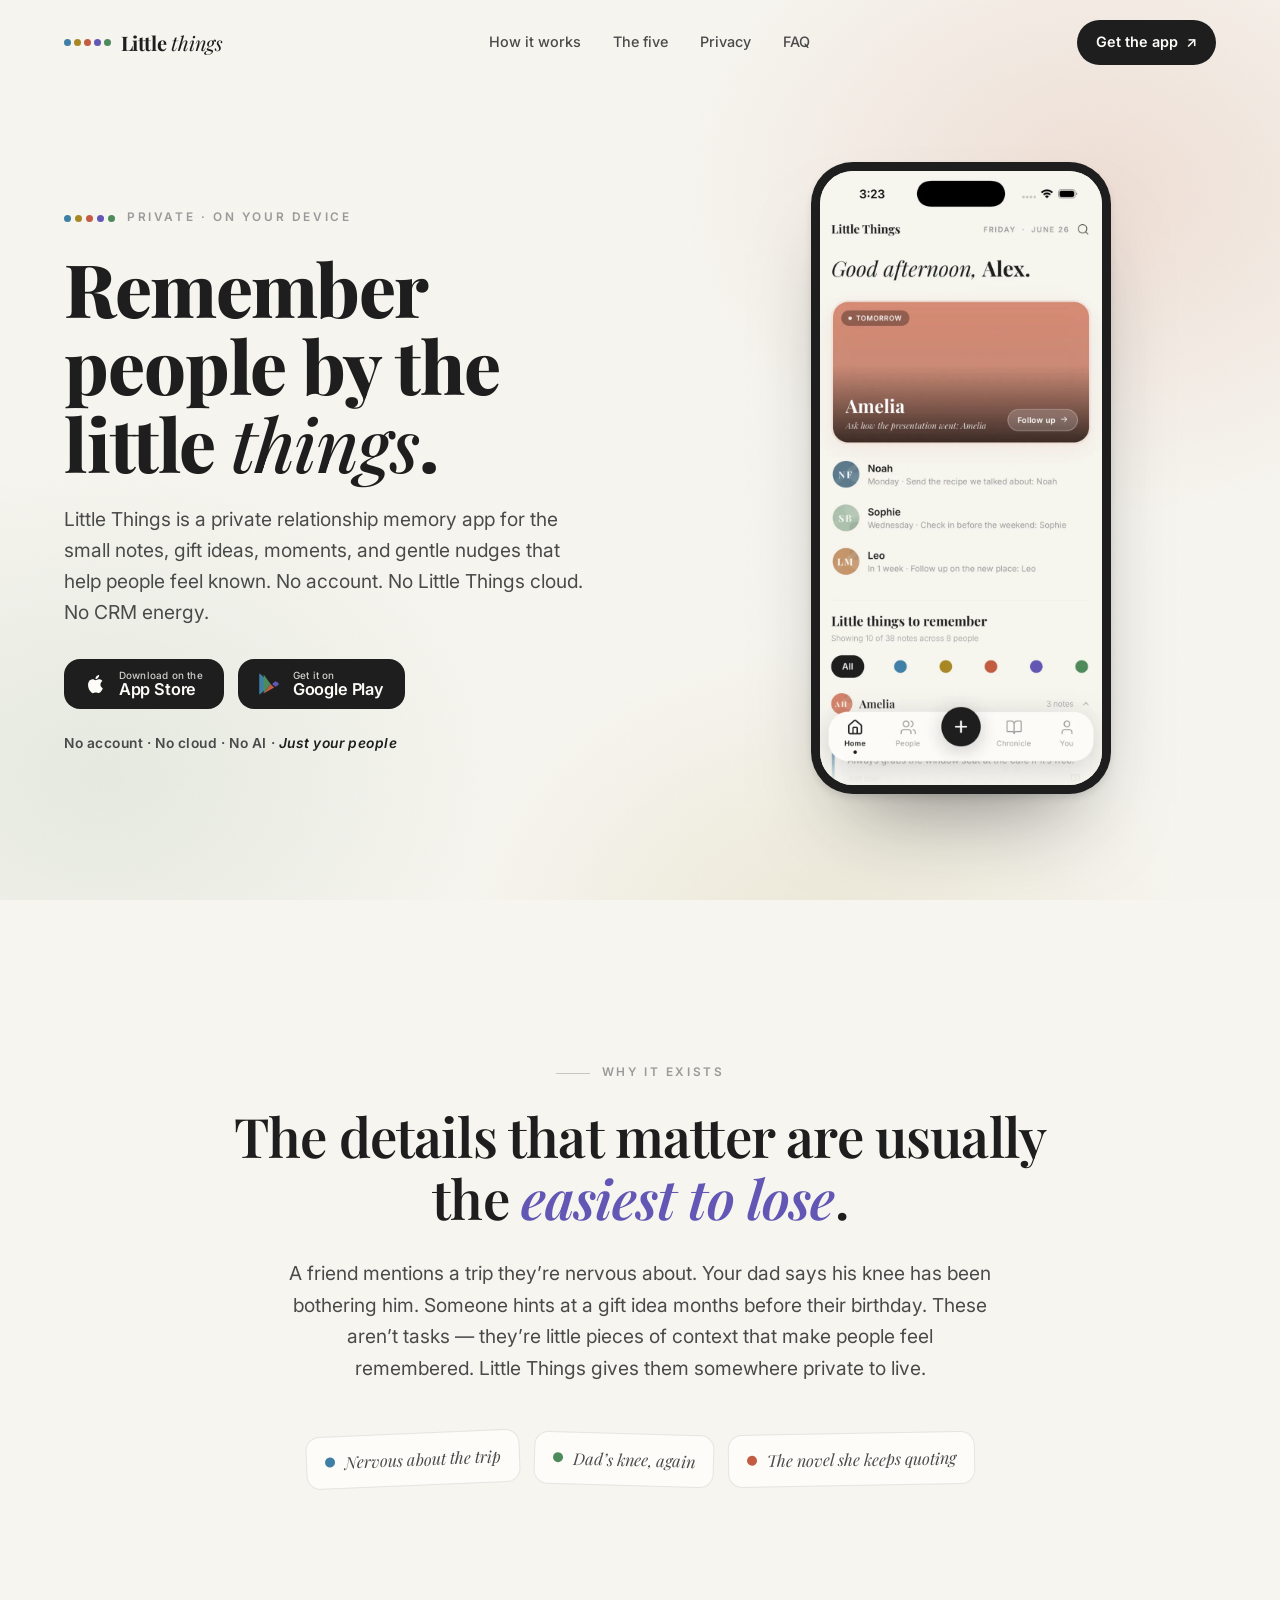
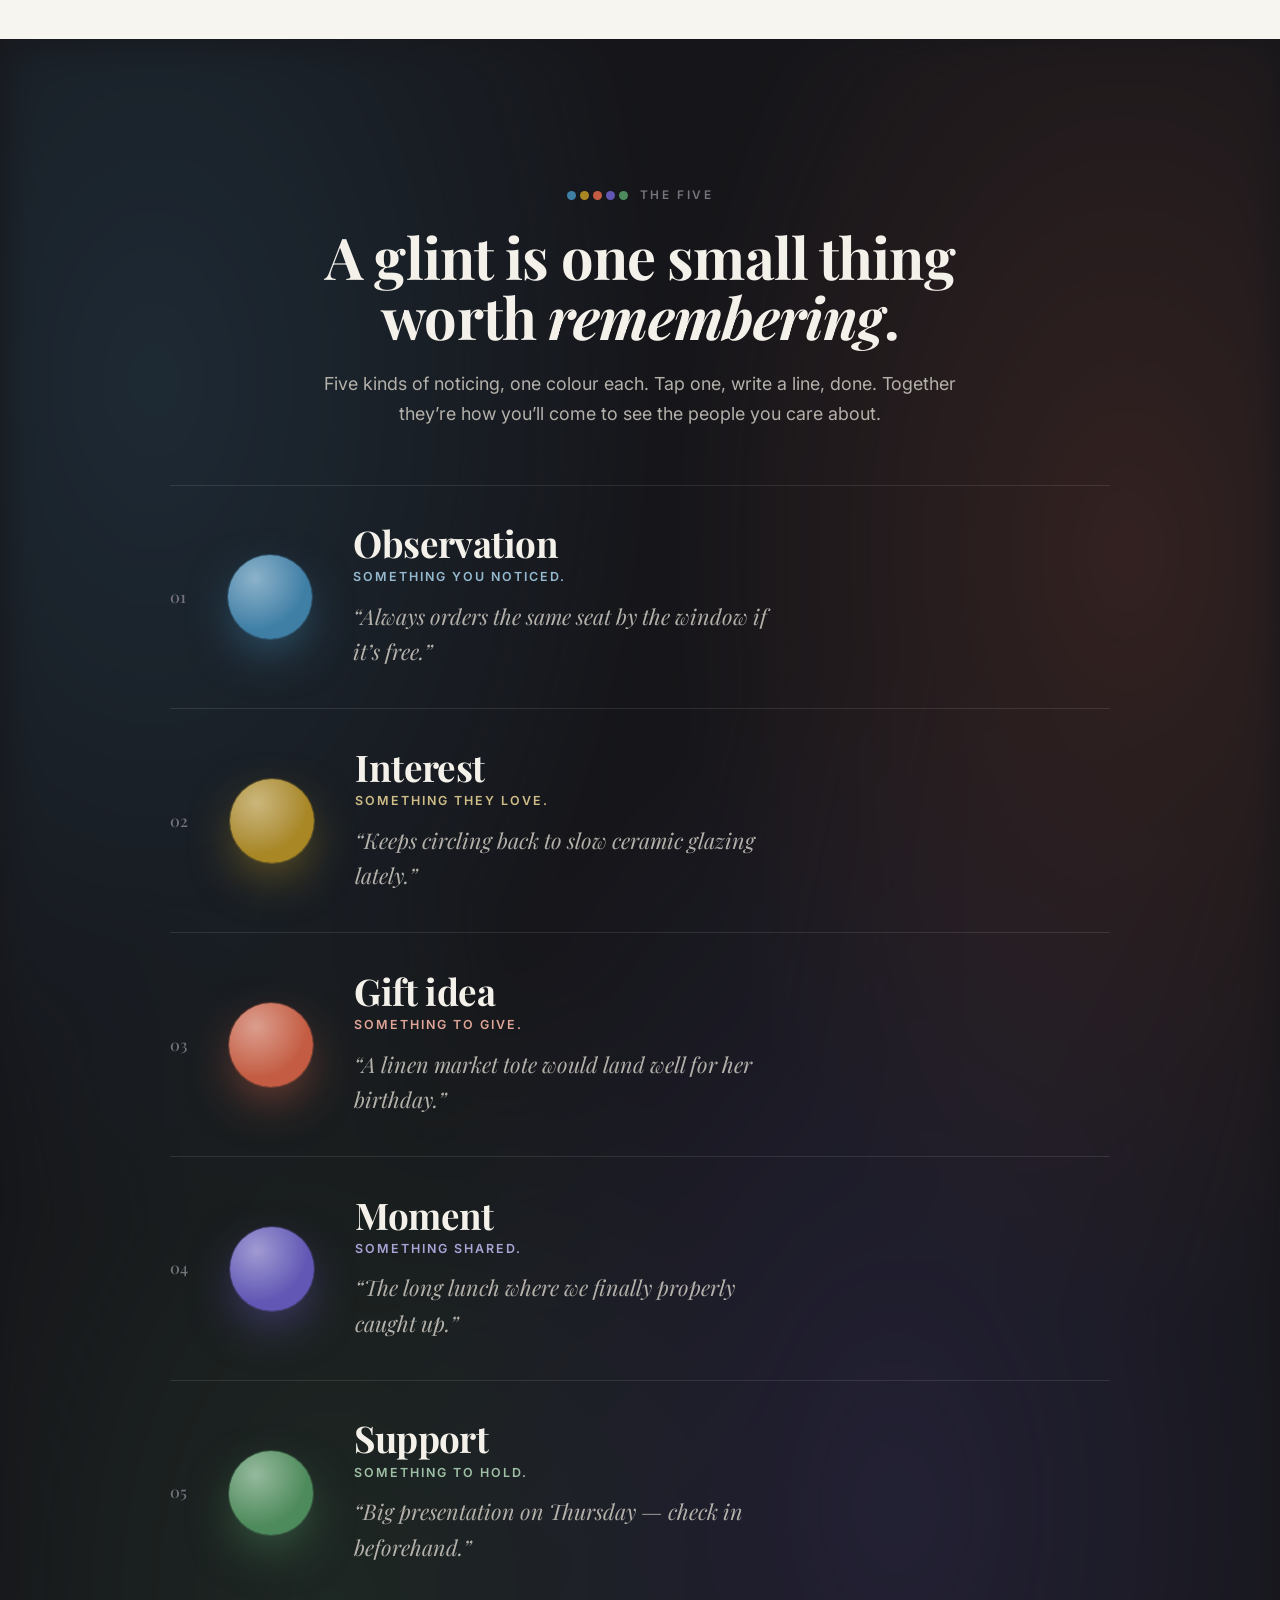
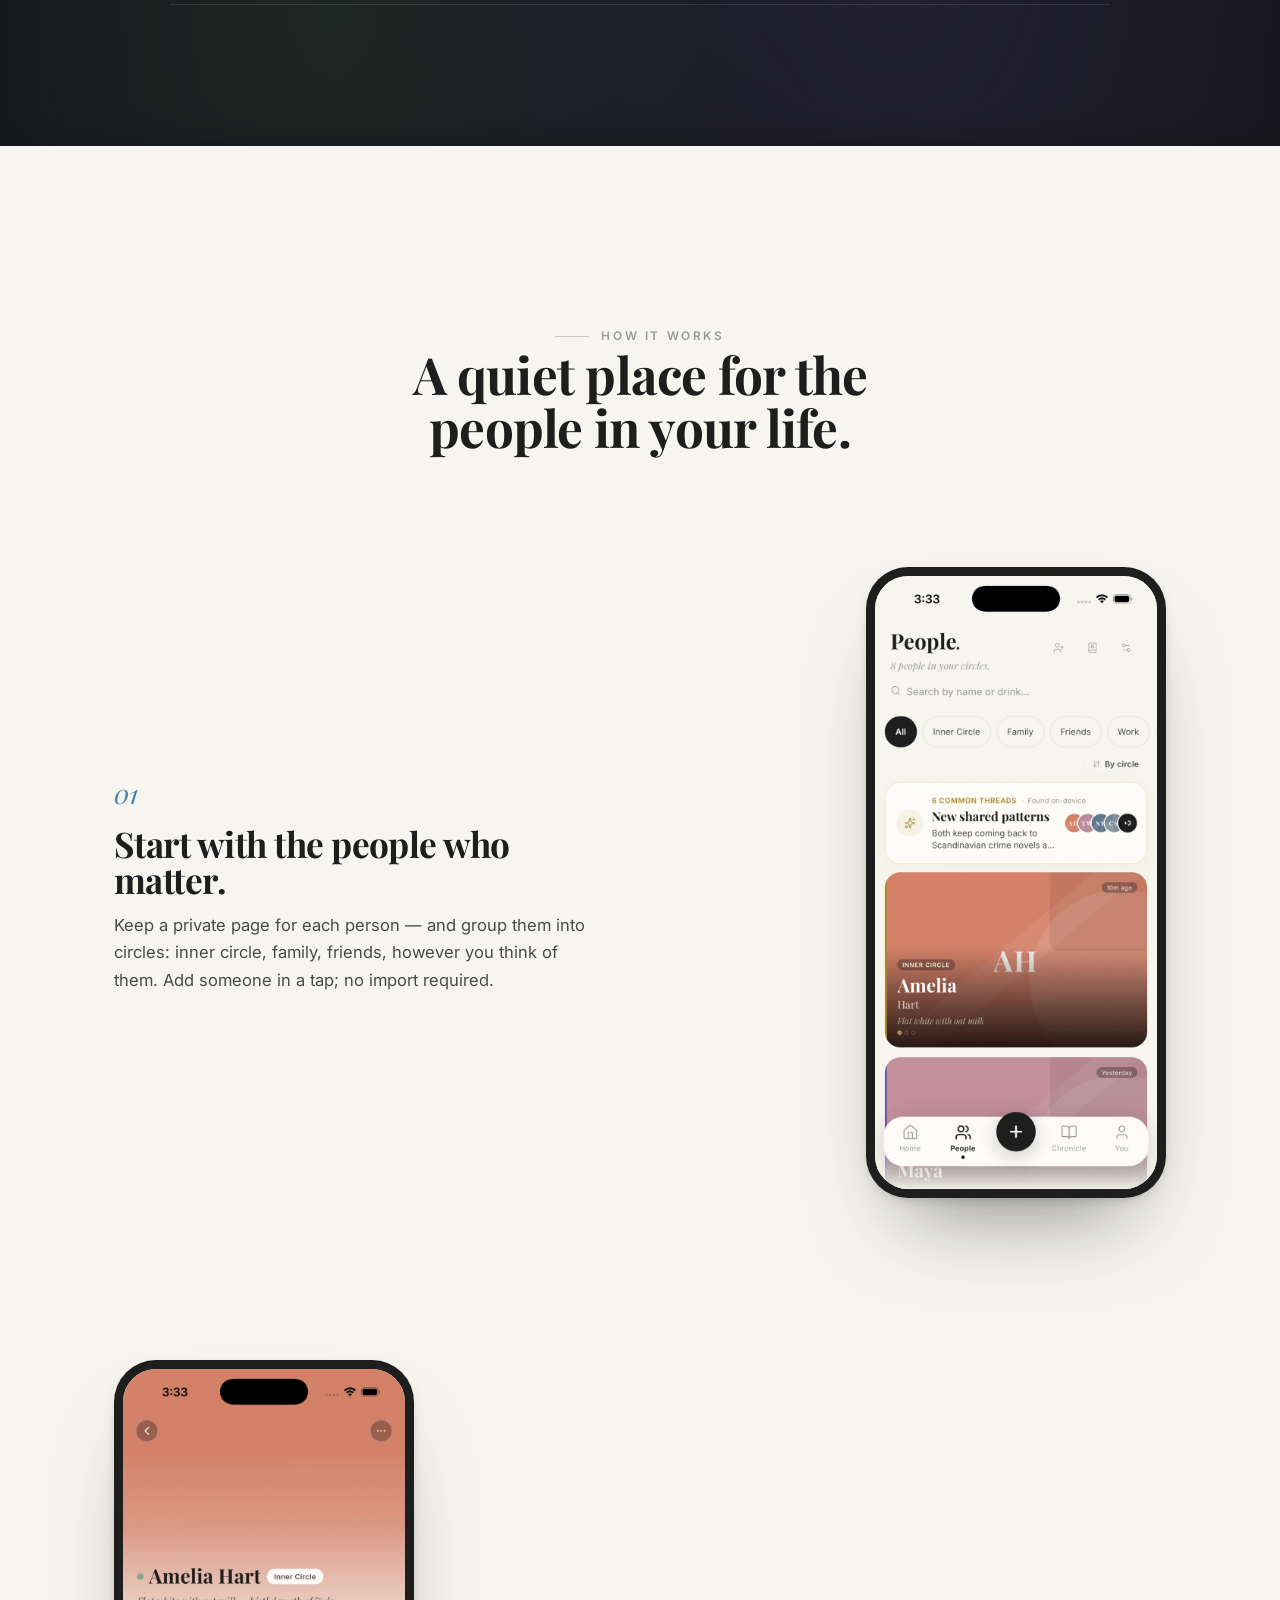
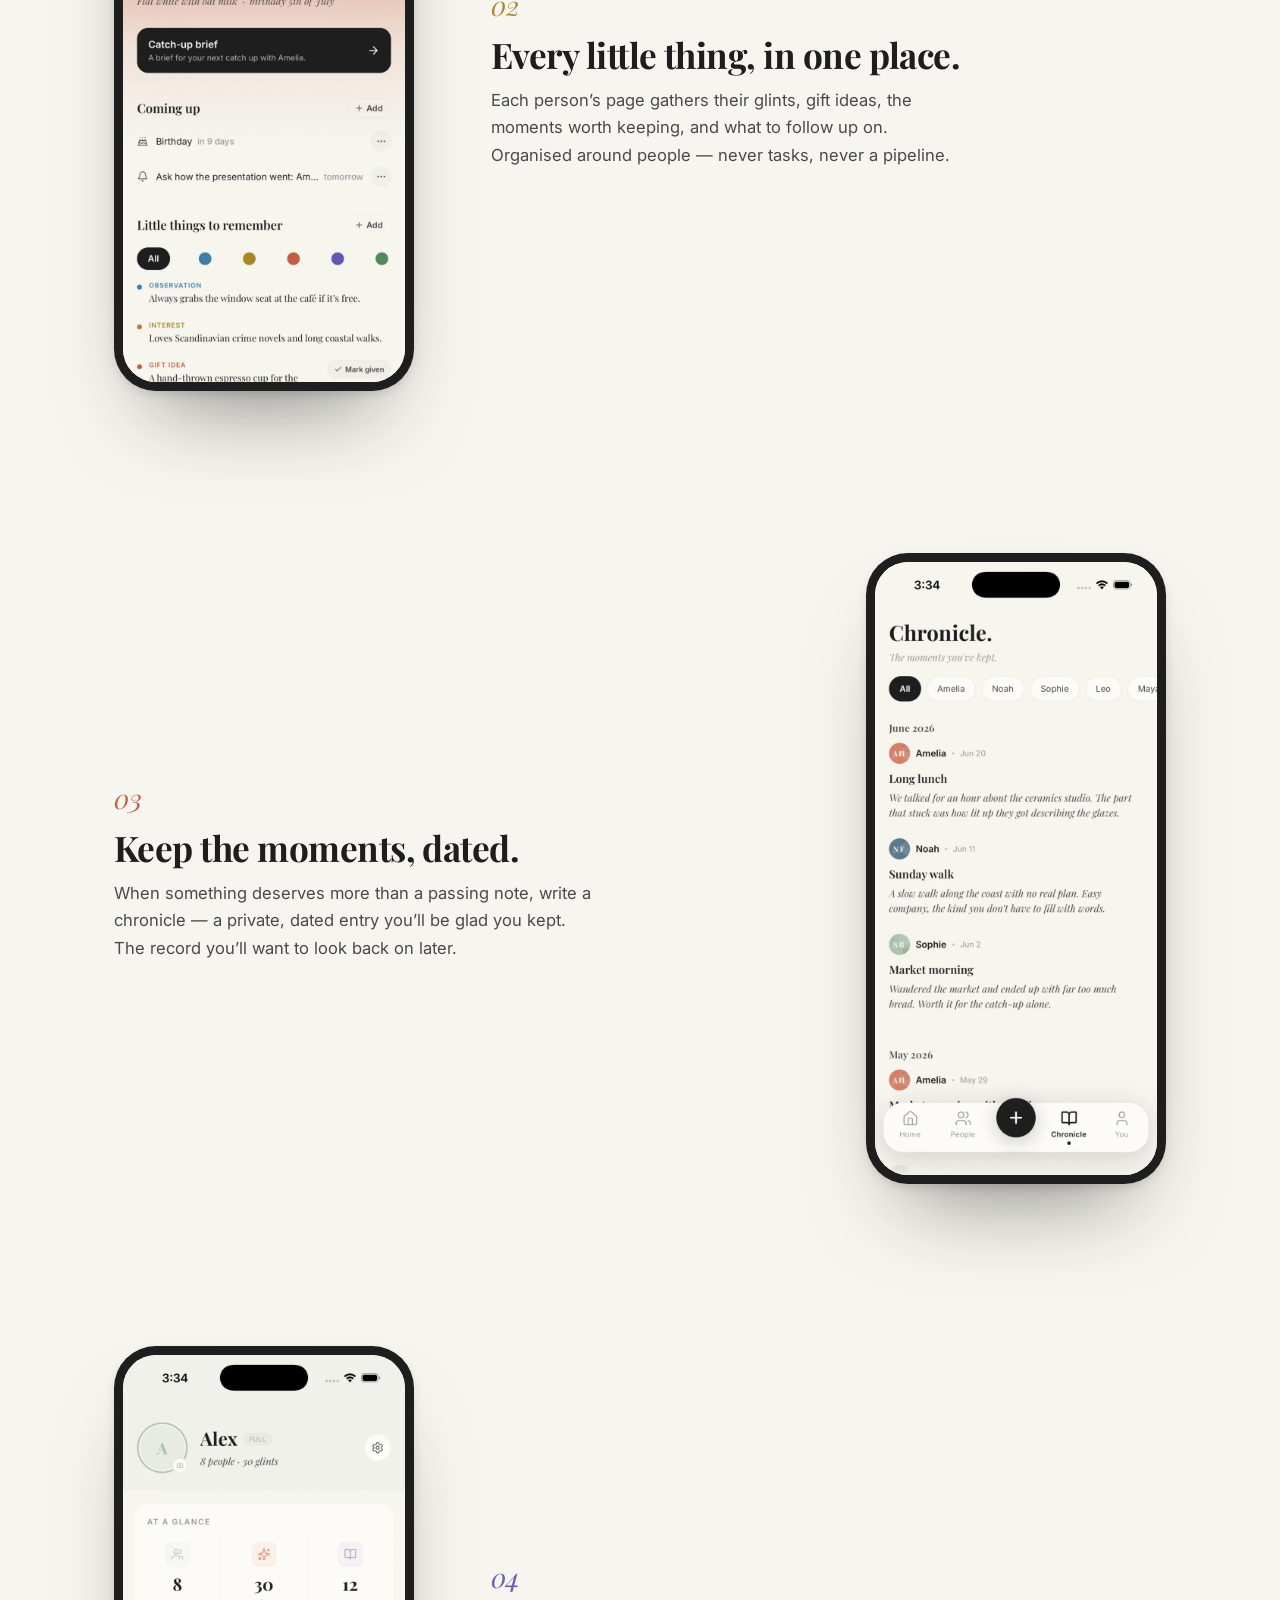
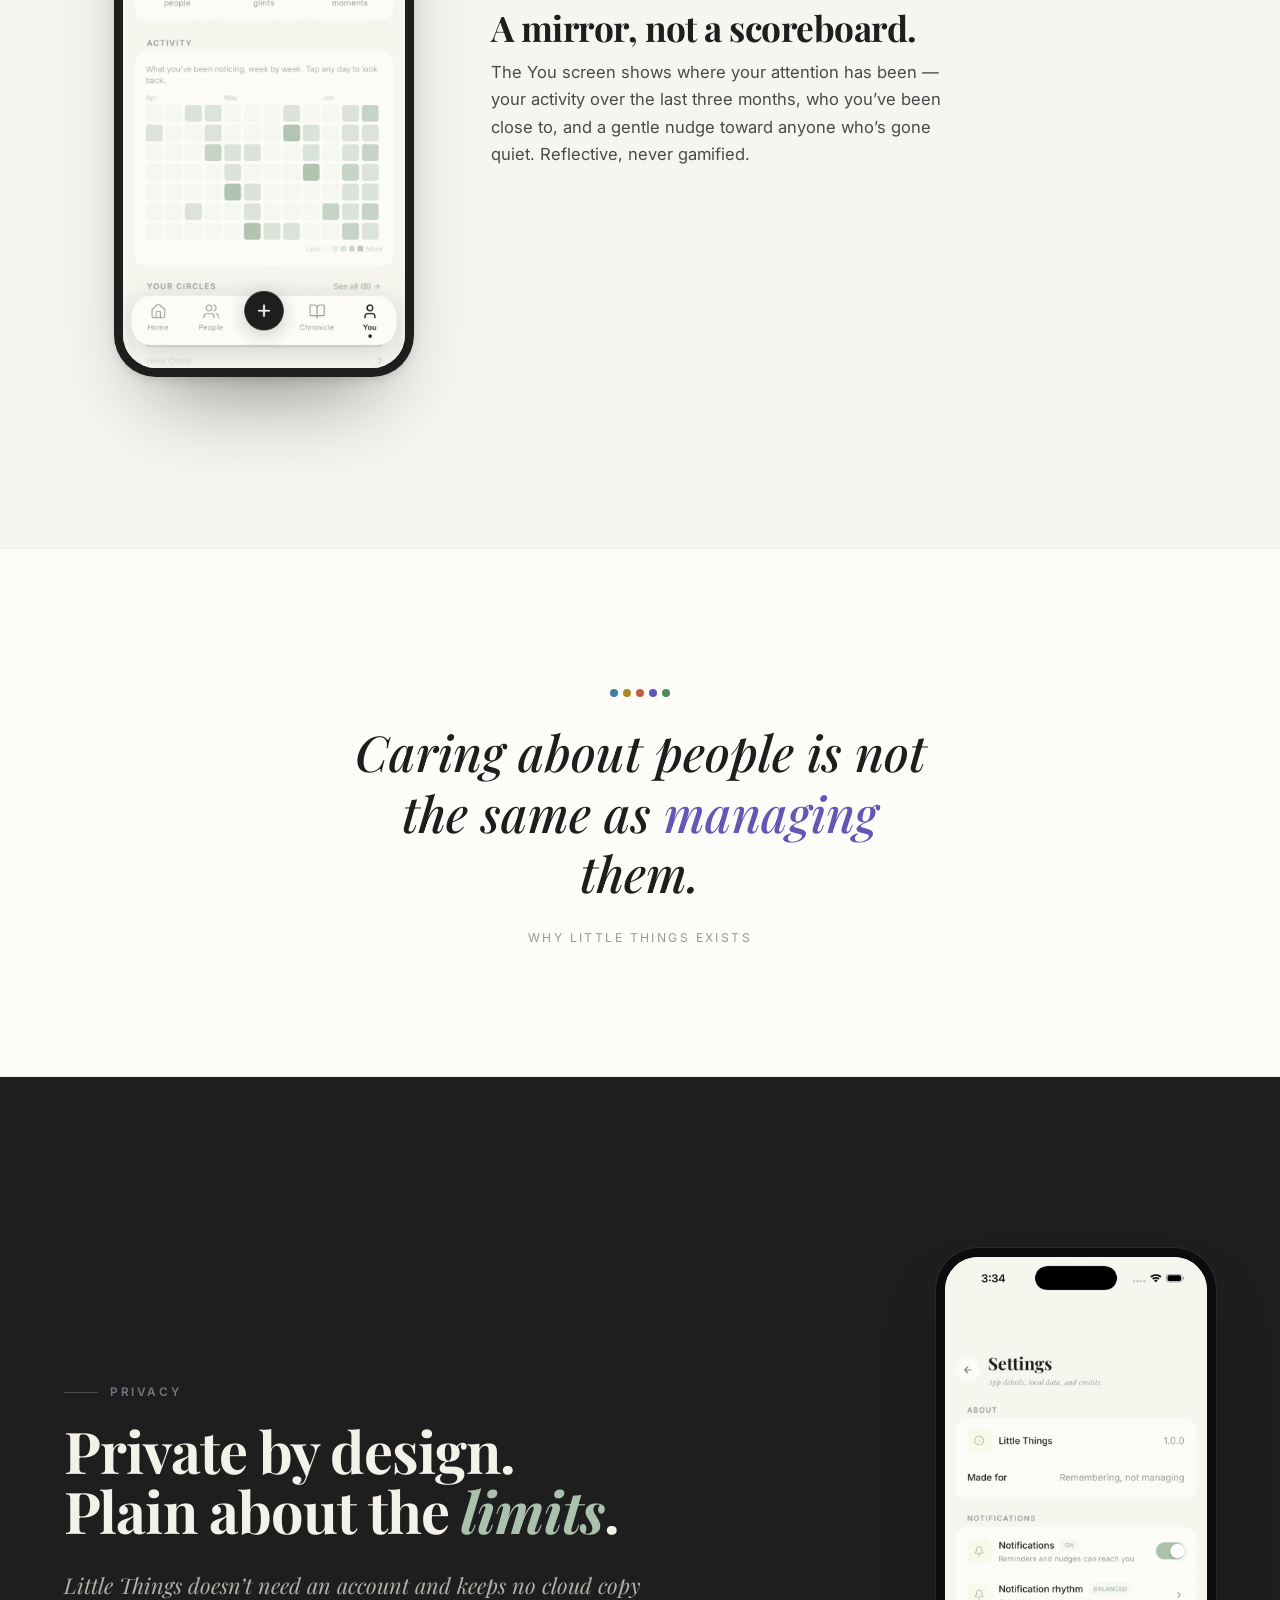
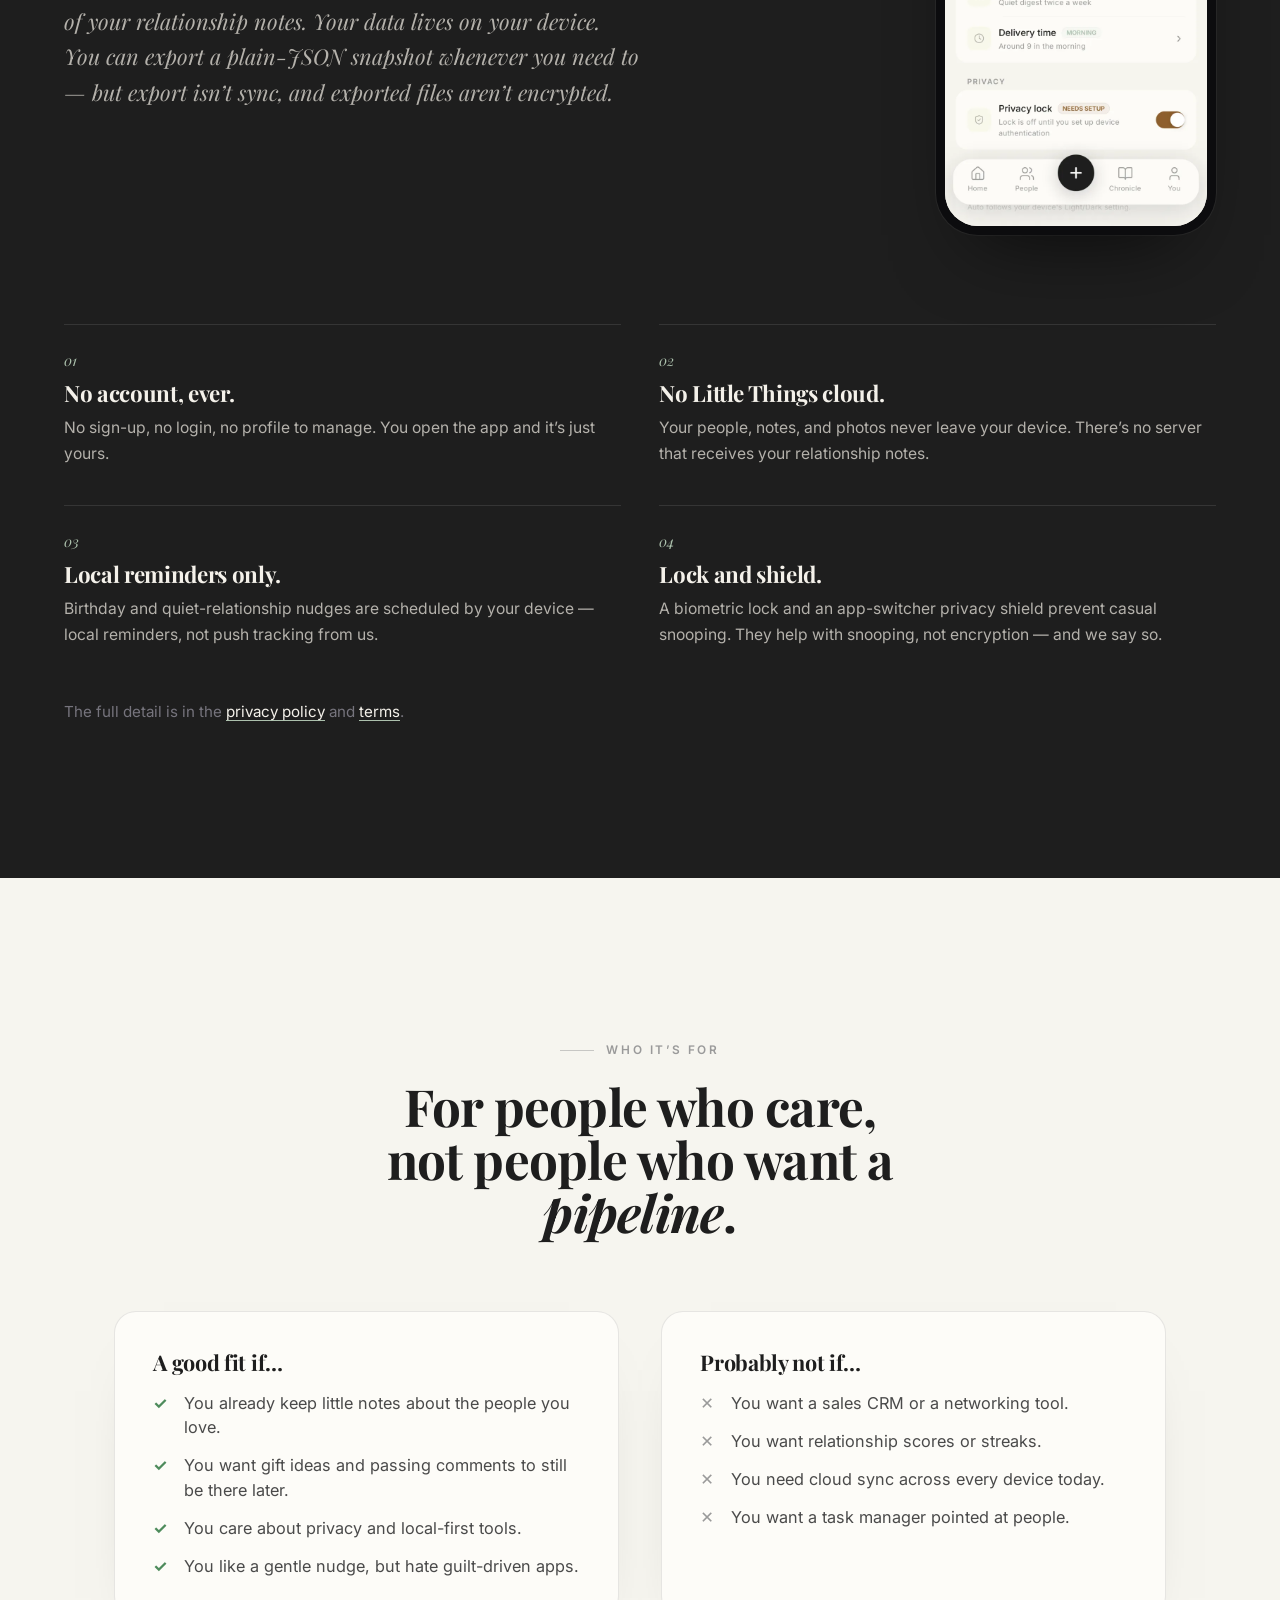
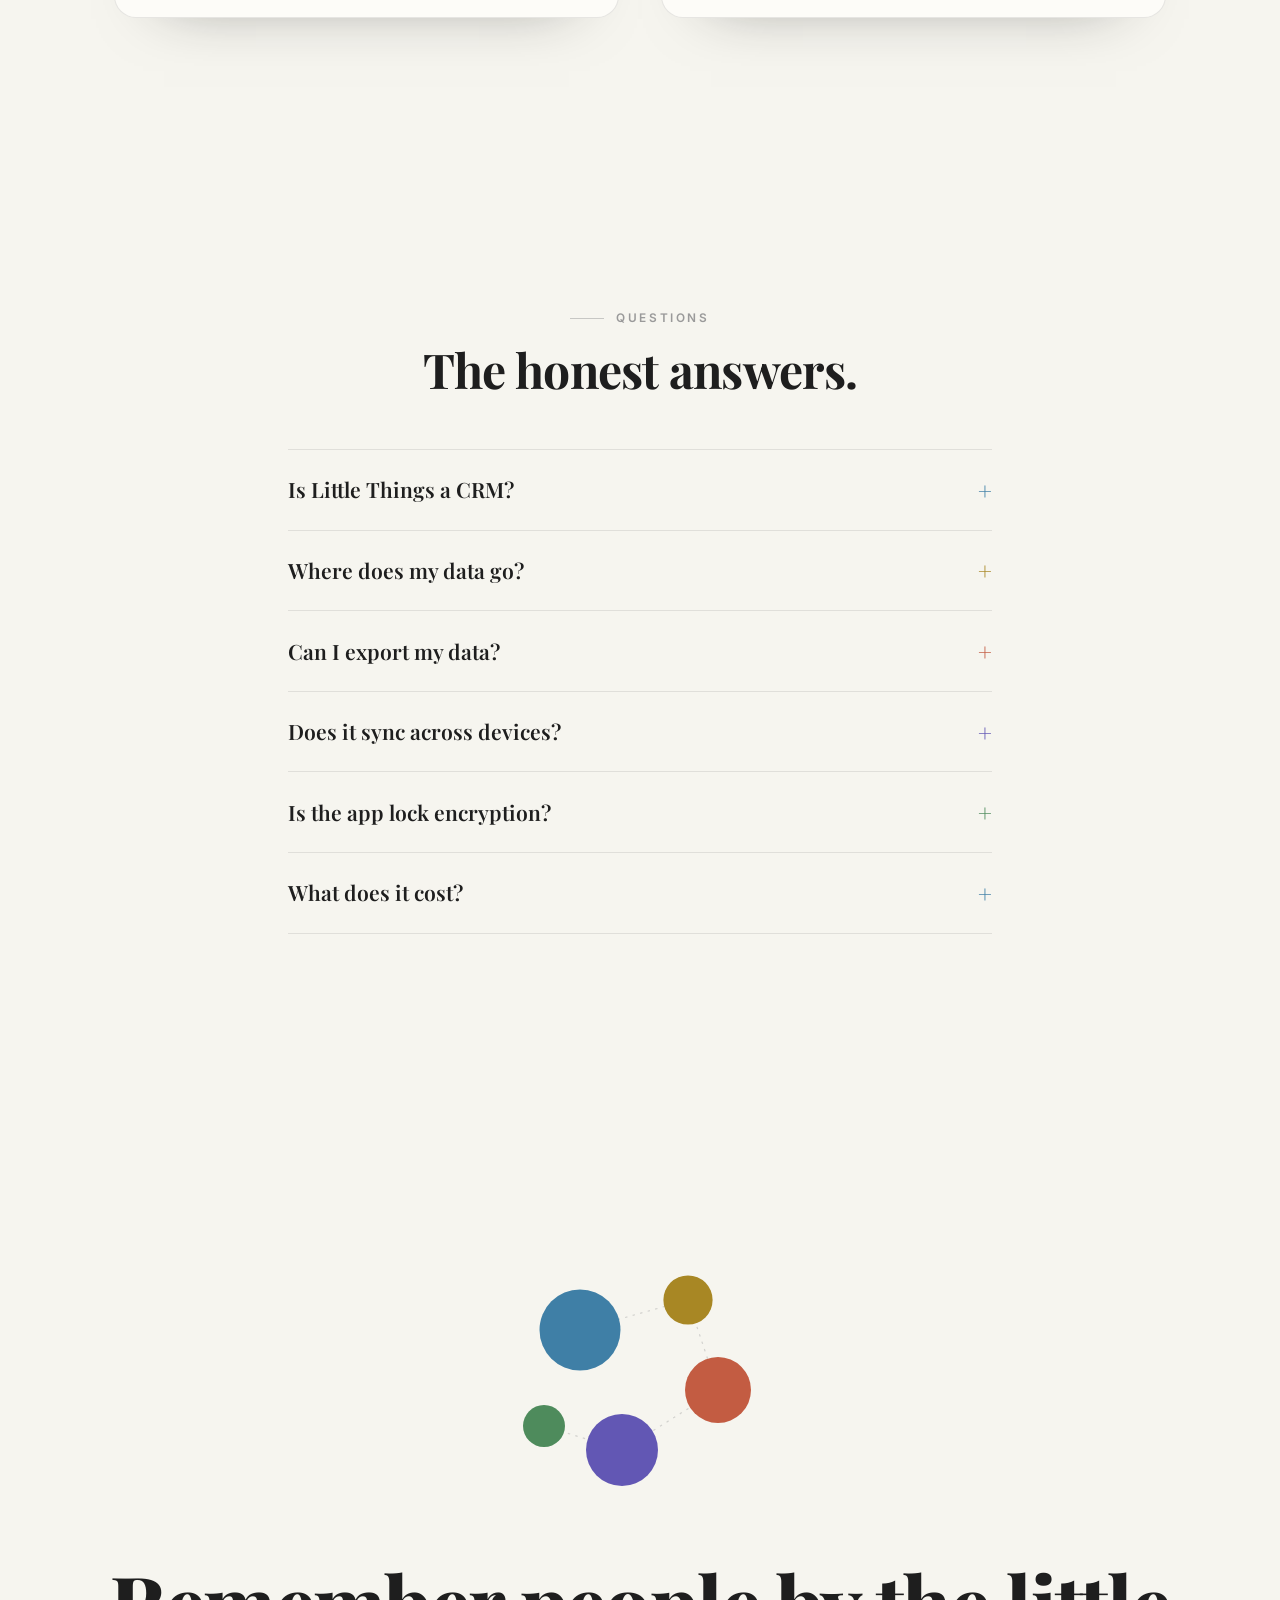
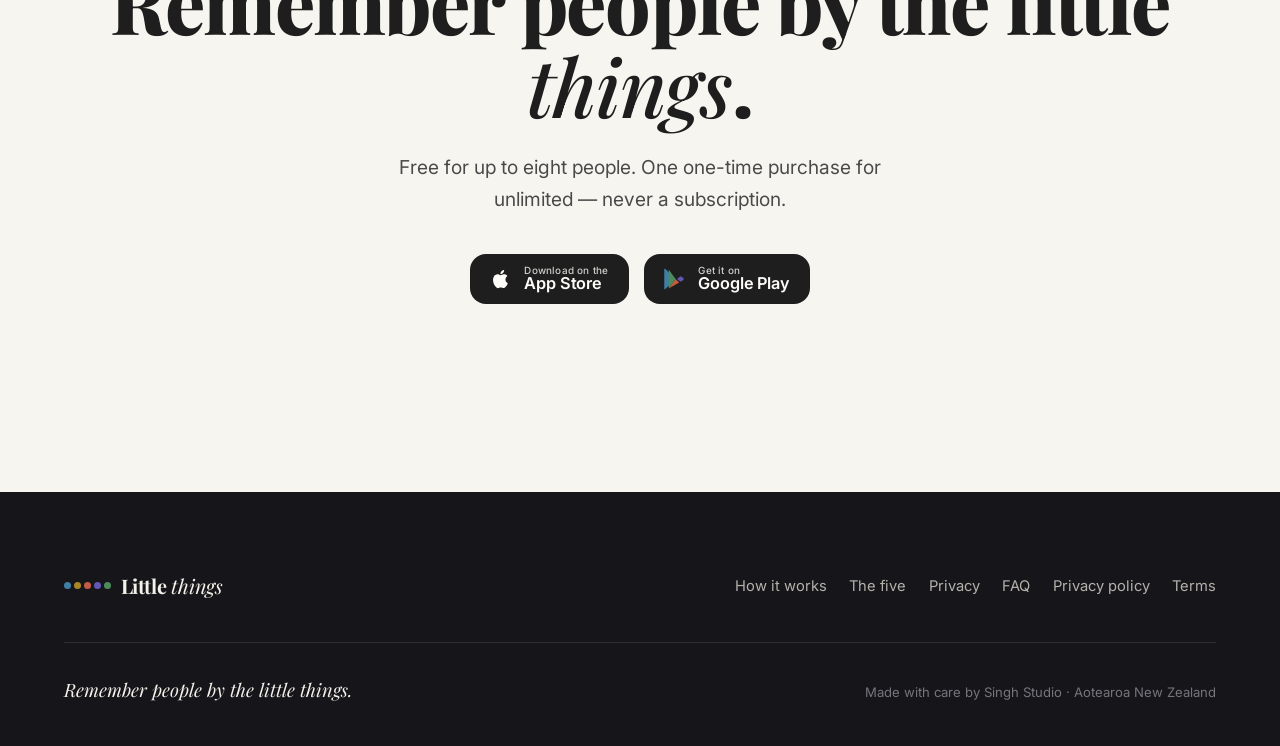
<file: index.html>
<!doctype html>
<html lang="en">
  <head>
    <meta charset="utf-8" />
    <meta name="viewport" content="width=device-width, initial-scale=1" />
    <title>Little Things — Private notes for the people who matter</title>
    <meta
      name="description"
      content="Little Things is a private relationship memory app for saving small notes, gift ideas, moments, and gentle nudges about the people who matter. No account. No Little Things cloud. No CRM energy."
    />
    <meta name="theme-color" content="#FDFCF8" />
    <meta property="og:title" content="Remember people by the little things" />
    <meta
      property="og:description"
      content="A private, local-first relationship memory app for thoughtful notes, moments, gift ideas, and gentle nudges."
    />
    <meta property="og:type" content="website" />
    <meta property="og:url" content="https://getlittlethings.app/" />
    <meta name="twitter:card" content="summary_large_image" />
    <link rel="canonical" href="https://getlittlethings.app/" />
    <link rel="icon" href="./assets/favicon.png" />
    <link rel="preconnect" href="https://fonts.googleapis.com" />
    <link rel="preconnect" href="https://fonts.gstatic.com" crossorigin />
    <link
      href="https://fonts.googleapis.com/css2?family=Playfair+Display:ital,wght@0,400;0,500;0,600;0,700;0,800;0,900;1,400;1,500;1,600;1,700&family=Inter:wght@300;400;500;600;700&display=swap"
      rel="stylesheet"
    />
    <link rel="stylesheet" href="./styles.css" />
    <script>document.documentElement.className += " js";</script>
    <script type="application/ld+json">
      {
        "@context": "https://schema.org",
        "@type": "SoftwareApplication",
        "name": "Little Things",
        "applicationCategory": "LifestyleApplication",
        "operatingSystem": "iOS, Android",
        "offers": { "@type": "Offer", "price": "0", "priceCurrency": "USD" },
        "description": "A private relationship memory app for the small notes, gift ideas, moments, and gentle nudges about the people who matter."
      }
    </script>
  </head>
  <body>
    <a class="skip-link" href="#main">Skip to content</a>
    <div class="grain" aria-hidden="true"></div>

    <!-- ============================ NAV ============================ -->
    <header class="site-nav" data-nav aria-label="Primary navigation">
      <a class="brand-mark" href="#top" aria-label="Little Things, home">
        <span class="seal" aria-hidden="true">
          <span class="seal-dot" style="--c: var(--observation)"></span>
          <span class="seal-dot" style="--c: var(--interest)"></span>
          <span class="seal-dot" style="--c: var(--gift)"></span>
          <span class="seal-dot" style="--c: var(--moment)"></span>
          <span class="seal-dot" style="--c: var(--support)"></span>
        </span>
        <span class="brand-word">Little <em>things</em></span>
      </a>
      <nav class="desktop-links" aria-label="Page sections">
        <a href="#how">How it works</a>
        <a href="#glints">The five</a>
        <a href="#privacy">Privacy</a>
        <a href="#faq">FAQ</a>
      </nav>
      <a class="nav-button" href="#get">
        <span>Get the app</span>
        <i aria-hidden="true">&nearr;</i>
      </a>
      <button class="menu-button" type="button" aria-label="Open menu" aria-expanded="false" data-menu-toggle>
        <span></span>
        <span></span>
      </button>
    </header>

    <div class="menu-overlay" data-menu-overlay aria-hidden="true">
      <button class="menu-close" type="button" aria-label="Close menu" data-menu-close>
        <span aria-hidden="true">&times;</span>
      </button>
      <nav aria-label="Mobile navigation">
        <a href="#how">How it works</a>
        <a href="#glints">The five</a>
        <a href="#privacy">Privacy</a>
        <a href="#faq">FAQ</a>
        <a href="#get">Get the app</a>
      </nav>
    </div>

    <a class="back-to-top" href="#top" aria-label="Back to top" aria-hidden="true" tabindex="-1" data-back-to-top>
      <span>Top</span>
      <i aria-hidden="true">&uarr;</i>
    </a>

    <main id="main">
      <!-- ============================ HERO ============================ -->
      <section class="hero" id="top" aria-labelledby="hero-title">
        <div class="hero-grid">
          <div class="hero-copy">
            <p class="eyebrow" data-reveal>
              <span class="eyebrow-dots" aria-hidden="true">
                <i style="--c: var(--observation)"></i>
                <i style="--c: var(--interest)"></i>
                <i style="--c: var(--gift)"></i>
                <i style="--c: var(--moment)"></i>
                <i style="--c: var(--support)"></i>
              </span>
              <span>Private · on your device</span>
            </p>

            <h1 id="hero-title" class="hero-title" data-reveal>
              Remember people by the little <em>things</em>.
            </h1>

            <p class="hero-lede" data-reveal data-reveal-delay="1">
              Little Things is a private relationship memory app for the small
              notes, gift ideas, moments, and gentle nudges that help people feel
              known. No account. No Little Things cloud. No CRM energy.
            </p>

            <div class="hero-cta" data-reveal data-reveal-delay="2">
              <a class="store-button store-apple" href="https://apps.apple.com/app/id6766800274" aria-label="Download on the App Store">
                <svg viewBox="0 0 24 24" aria-hidden="true" focusable="false"><path d="M17.05 12.54c-.02-2.13 1.74-3.15 1.82-3.2-1-1.45-2.54-1.65-3.09-1.67-1.31-.13-2.56.77-3.23.77-.66 0-1.69-.75-2.78-.73-1.43.02-2.75.83-3.48 2.11-1.49 2.58-.38 6.39 1.06 8.48.7 1.02 1.54 2.17 2.63 2.13 1.06-.04 1.46-.68 2.74-.68 1.27 0 1.64.68 2.76.66 1.14-.02 1.86-1.04 2.56-2.07.81-1.19 1.14-2.34 1.16-2.4-.03-.01-2.22-.85-2.24-3.38zM14.93 6.25c.58-.71.98-1.69.87-2.67-.84.03-1.86.56-2.46 1.26-.54.62-1.01 1.62-.88 2.57.94.07 1.89-.47 2.47-1.16z"/></svg>
                <span><small>Download on the</small><strong>App Store</strong></span>
              </a>
              <a class="store-button store-play" href="https://play.google.com/store/apps/details?id=com.singhstudio.littlethings" aria-label="Get it on Google Play">
                <svg viewBox="0 0 24 24" aria-hidden="true" focusable="false">
                  <path d="M3.6 2.4 13.4 12 3.6 21.6c-.36-.2-.6-.58-.6-1.04V3.44c0-.46.24-.84.6-1.04z" fill="var(--observation)"/>
                  <path d="m13.4 12 3.4 3.2-9.7 5.5L13.4 12z" fill="var(--gift)"/>
                  <path d="M7.1 3.3 13.4 12 7.1 20.7 7.1 3.3z" fill="var(--support)"/>
                  <path d="M17.9 9.45 14.9 12l3 2.55 2.5-1.42c.74-.42.74-1.84 0-2.26L17.9 9.45z" fill="var(--moment)"/>
                  <path d="M16.8 8.8 13.4 12l3.4-3.2 1.1.65L16.8 8.8z" fill="var(--interest)"/>
                </svg>
                <span><small>Get it on</small><strong>Google Play</strong></span>
              </a>
            </div>

            <p class="hero-trust" data-reveal data-reveal-delay="3">
              No account · No cloud · No AI · <em>Just your people</em>
            </p>
          </div>

          <div class="hero-phone" data-reveal data-reveal-delay="1">
            <div class="device">
              <div class="device-bezel">
                <div class="device-screen">
                  <img src="./assets/screenshots/app-home.webp" alt="The Little Things home screen — a warm greeting and a gentle nudge to reach out to someone who's gone quiet." width="1206" height="2622" decoding="async" />
                </div>
              </div>
            </div>
          </div>
        </div>
      </section>

      <!-- ============================ PROBLEM ============================ -->
      <section class="intro" id="why" aria-labelledby="intro-title">
        <p class="eyebrow" data-reveal><span class="eyebrow-rule" aria-hidden="true"></span><span>Why it exists</span></p>
        <h2 id="intro-title" class="intro-title" data-reveal>
          The details that matter are usually the
          <span class="ink-shift">easiest to lose</span>.
        </h2>
        <p class="intro-lede" data-reveal>
          A friend mentions a trip they’re nervous about. Your dad says his knee
          has been bothering him. Someone hints at a gift idea months before their
          birthday. These aren’t tasks — they’re little pieces of context that make
          people feel remembered. Little Things gives them somewhere private to live.
        </p>
        <div class="glint-notes" data-reveal aria-hidden="true">
          <span class="glint-note"><i style="background: var(--observation)"></i>Nervous about the trip</span>
          <span class="glint-note"><i style="background: var(--support)"></i>Dad’s knee, again</span>
          <span class="glint-note"><i style="background: var(--gift)"></i>The novel she keeps quoting</span>
        </div>
      </section>

      <!-- ============================ THE FIVE GLINTS (colour section) ============================ -->
      <section class="glints" id="glints" data-glints aria-labelledby="glints-title">
        <header class="glints-head">
          <p class="eyebrow eyebrow-on-dark" data-reveal>
            <span class="seal seal-lg" aria-hidden="true">
              <span class="seal-dot" style="--c: var(--observation)"></span>
              <span class="seal-dot" style="--c: var(--interest)"></span>
              <span class="seal-dot" style="--c: var(--gift)"></span>
              <span class="seal-dot" style="--c: var(--moment)"></span>
              <span class="seal-dot" style="--c: var(--support)"></span>
            </span>
            <span>The five</span>
          </p>
          <h2 id="glints-title" class="glints-title" data-reveal>
            A glint is one small thing worth <em>remembering</em>.
          </h2>
          <p class="glints-sub" data-reveal>
            Five kinds of noticing, one colour each. Tap one, write a line, done.
            Together they’re how you’ll come to see the people you care about.
          </p>
        </header>

        <ol class="glint-rows" data-glint-rows>
          <li class="glint-row" style="--c: var(--observation); --c-text: var(--observation-text)" data-glint-row>
            <span class="glint-index" aria-hidden="true">01</span>
            <span class="glint-orb" aria-hidden="true"></span>
            <div class="glint-row-copy">
              <h3 class="glint-name">Observation</h3>
              <p class="glint-def">Something you noticed.</p>
              <p class="glint-example">“Always orders the same seat by the window if it’s free.”</p>
            </div>
          </li>
          <li class="glint-row" style="--c: var(--interest); --c-text: var(--interest-text)" data-glint-row>
            <span class="glint-index" aria-hidden="true">02</span>
            <span class="glint-orb" aria-hidden="true"></span>
            <div class="glint-row-copy">
              <h3 class="glint-name">Interest</h3>
              <p class="glint-def">Something they love.</p>
              <p class="glint-example">“Keeps circling back to slow ceramic glazing lately.”</p>
            </div>
          </li>
          <li class="glint-row" style="--c: var(--gift); --c-text: var(--gift-text)" data-glint-row>
            <span class="glint-index" aria-hidden="true">03</span>
            <span class="glint-orb" aria-hidden="true"></span>
            <div class="glint-row-copy">
              <h3 class="glint-name">Gift idea</h3>
              <p class="glint-def">Something to give.</p>
              <p class="glint-example">“A linen market tote would land well for her birthday.”</p>
            </div>
          </li>
          <li class="glint-row" style="--c: var(--moment); --c-text: var(--moment-text)" data-glint-row>
            <span class="glint-index" aria-hidden="true">04</span>
            <span class="glint-orb" aria-hidden="true"></span>
            <div class="glint-row-copy">
              <h3 class="glint-name">Moment</h3>
              <p class="glint-def">Something shared.</p>
              <p class="glint-example">“The long lunch where we finally properly caught up.”</p>
            </div>
          </li>
          <li class="glint-row" style="--c: var(--support); --c-text: var(--support-text)" data-glint-row>
            <span class="glint-index" aria-hidden="true">05</span>
            <span class="glint-orb" aria-hidden="true"></span>
            <div class="glint-row-copy">
              <h3 class="glint-name">Support</h3>
              <p class="glint-def">Something to hold.</p>
              <p class="glint-example">“Big presentation on Thursday — check in beforehand.”</p>
            </div>
          </li>
        </ol>
      </section>

      <!-- ============================ HOW IT WORKS / THE REAL SCREENS ============================ -->
      <section class="how" id="how" aria-labelledby="how-title">
        <header class="how-head">
          <p class="eyebrow" data-reveal><span class="eyebrow-rule" aria-hidden="true"></span><span>How it works</span></p>
          <h2 id="how-title" class="how-title" data-reveal>A quiet place for the people in your life.</h2>
        </header>

        <div class="showcase">
          <article class="showcase-row" data-reveal>
            <div class="showcase-copy">
              <span class="step-num">01</span>
              <h3>Start with the people who matter.</h3>
              <p>Keep a private page for each person — and group them into circles: inner circle, family, friends, however you think of them. Add someone in a tap; no import required.</p>
            </div>
            <figure class="showcase-shot">
              <div class="device">
                <div class="device-bezel">
                  <div class="device-screen">
                    <img src="./assets/screenshots/app-people.webp" alt="The People screen — your handful of people, grouped into circles." width="1206" height="2622" loading="lazy" decoding="async" />
                  </div>
                </div>
              </div>
            </figure>
          </article>

          <article class="showcase-row is-flipped" data-reveal>
            <div class="showcase-copy">
              <span class="step-num">02</span>
              <h3>Every little thing, in one place.</h3>
              <p>Each person’s page gathers their glints, gift ideas, the moments worth keeping, and what to follow up on. Organised around people — never tasks, never a pipeline.</p>
            </div>
            <figure class="showcase-shot">
              <div class="device">
                <div class="device-bezel">
                  <div class="device-screen">
                    <img src="./assets/screenshots/app-person.webp" alt="A person's page — their glints, catch-up notes, chronicle, and gift ideas, gathered in one place." width="1206" height="2622" loading="lazy" decoding="async" />
                  </div>
                </div>
              </div>
            </figure>
          </article>

          <article class="showcase-row" data-reveal>
            <div class="showcase-copy">
              <span class="step-num">03</span>
              <h3>Keep the moments, dated.</h3>
              <p>When something deserves more than a passing note, write a chronicle — a private, dated entry you’ll be glad you kept. The record you’ll want to look back on later.</p>
            </div>
            <figure class="showcase-shot">
              <div class="device">
                <div class="device-bezel">
                  <div class="device-screen">
                    <img src="./assets/screenshots/app-chronicle.webp" alt="The Chronicle screen — dated moments kept privately, newest first." width="1206" height="2622" loading="lazy" decoding="async" />
                  </div>
                </div>
              </div>
            </figure>
          </article>

          <article class="showcase-row is-flipped" data-reveal>
            <div class="showcase-copy">
              <span class="step-num">04</span>
              <h3>A mirror, not a scoreboard.</h3>
              <p>The You screen shows where your attention has been — your activity over the last three months, who you’ve been close to, and a gentle nudge toward anyone who’s gone quiet. Reflective, never gamified.</p>
            </div>
            <figure class="showcase-shot">
              <div class="device">
                <div class="device-bezel">
                  <div class="device-screen">
                    <img src="./assets/screenshots/app-you.webp" alt="The You screen — an activity heatmap and your attention across circles, shown as reflection rather than a score." width="1206" height="2622" loading="lazy" decoding="async" />
                  </div>
                </div>
              </div>
            </figure>
          </article>
        </div>
      </section>

      <!-- ============================ PULL-QUOTE ============================ -->
      <section class="quote-band" aria-label="Why Little Things exists">
        <span class="quote-mark" aria-hidden="true">
          <i style="background: var(--observation)"></i>
          <i style="background: var(--interest)"></i>
          <i style="background: var(--gift)"></i>
          <i style="background: var(--moment)"></i>
          <i style="background: var(--support)"></i>
        </span>
        <blockquote data-reveal>Caring about people is not the same as <em>managing</em> them.</blockquote>
        <cite data-reveal>Why Little Things exists</cite>
      </section>

      <!-- ============================ PRIVACY ============================ -->
      <section class="privacy" id="privacy" aria-labelledby="privacy-title">
        <div class="privacy-inner">
          <div class="privacy-head">
            <div class="privacy-head-copy">
              <p class="eyebrow eyebrow-on-dark" data-reveal><span class="eyebrow-rule" aria-hidden="true"></span><span>Privacy</span></p>
              <h2 id="privacy-title" class="privacy-title" data-reveal>
                Private by design.<br />Plain about the <em>limits</em>.
              </h2>
              <p class="privacy-lede" data-reveal>
                Little Things doesn’t need an account and keeps no cloud copy of your
                relationship notes. Your data lives on your device. You can export a
                plain-JSON snapshot whenever you need to — but export isn’t sync, and
                exported files aren’t encrypted.
              </p>
            </div>
            <figure class="privacy-shot" data-reveal data-reveal-delay="1">
              <div class="device">
                <div class="device-bezel">
                  <div class="device-screen">
                    <img src="./assets/screenshots/app-lock.webp" alt="Settings — the privacy lock and local-only controls that keep everything on your device." width="1206" height="2622" loading="lazy" decoding="async" />
                  </div>
                </div>
              </div>
            </figure>
          </div>

          <div class="privacy-grid">
            <article class="promise" data-reveal>
              <span class="promise-num">01</span>
              <h3>No account, ever.</h3>
              <p>No sign-up, no login, no profile to manage. You open the app and it’s just yours.</p>
            </article>
            <article class="promise" data-reveal data-reveal-delay="1">
              <span class="promise-num">02</span>
              <h3>No Little Things cloud.</h3>
              <p>Your people, notes, and photos never leave your device. There’s no server that receives your relationship notes.</p>
            </article>
            <article class="promise" data-reveal data-reveal-delay="2">
              <span class="promise-num">03</span>
              <h3>Local reminders only.</h3>
              <p>Birthday and quiet-relationship nudges are scheduled by your device — local reminders, not push tracking from us.</p>
            </article>
            <article class="promise" data-reveal data-reveal-delay="3">
              <span class="promise-num">04</span>
              <h3>Lock and shield.</h3>
              <p>A biometric lock and an app-switcher privacy shield prevent casual snooping. They help with snooping, not encryption — and we say so.</p>
            </article>
          </div>

          <p class="privacy-foot" data-reveal>
            The full detail is in the <a href="./docs/privacy.html">privacy policy</a>
            and <a href="./docs/terms.html">terms</a>.
          </p>
        </div>
      </section>

      <!-- ============================ WHO IT'S FOR ============================ -->
      <section class="fit" id="fit" aria-labelledby="fit-title">
        <header class="fit-head">
          <p class="eyebrow" data-reveal><span class="eyebrow-rule" aria-hidden="true"></span><span>Who it’s for</span></p>
          <h2 id="fit-title" class="fit-title" data-reveal>For people who care, not people who want a <em>pipeline</em>.</h2>
        </header>
        <div class="fit-grid">
          <div class="fit-col fit-yes" data-reveal>
            <h3>A good fit if…</h3>
            <ul>
              <li>You already keep little notes about the people you love.</li>
              <li>You want gift ideas and passing comments to still be there later.</li>
              <li>You care about privacy and local-first tools.</li>
              <li>You like a gentle nudge, but hate guilt-driven apps.</li>
            </ul>
          </div>
          <div class="fit-col fit-no" data-reveal data-reveal-delay="1">
            <h3>Probably not if…</h3>
            <ul>
              <li>You want a sales CRM or a networking tool.</li>
              <li>You want relationship scores or streaks.</li>
              <li>You need cloud sync across every device today.</li>
              <li>You want a task manager pointed at people.</li>
            </ul>
          </div>
        </div>
      </section>

      <!-- ============================ FAQ ============================ -->
      <section class="faq" id="faq" aria-labelledby="faq-title">
        <header class="faq-head">
          <p class="eyebrow" data-reveal><span class="eyebrow-rule" aria-hidden="true"></span><span>Questions</span></p>
          <h2 id="faq-title" class="faq-title" data-reveal>The honest answers.</h2>
        </header>
        <div class="faq-list" data-reveal>
          <details class="faq-item">
            <summary>Is Little Things a CRM?<i aria-hidden="true">+</i></summary>
            <p>No. It’s for personal relationship memory — not sales pipelines, networking workflows, or follow-up quotas. If you want a CRM, this app should feel intentionally wrong for you.</p>
          </details>
          <details class="faq-item">
            <summary>Where does my data go?<i aria-hidden="true">+</i></summary>
            <p>Your relationship notes stay on your device. There’s no Little Things account and no Little Things cloud copy of your people or notes.</p>
          </details>
          <details class="faq-item">
            <summary>Can I export my data?<i aria-hidden="true">+</i></summary>
            <p>Yes. Export creates a point-in-time JSON snapshot. It isn’t automatic backup or sync, and exported files aren’t encrypted by Little Things — so store them somewhere private.</p>
          </details>
          <details class="faq-item">
            <summary>Does it sync across devices?<i aria-hidden="true">+</i></summary>
            <p>Not currently. Little Things is local-first and doesn’t offer cloud sync today.</p>
          </details>
          <details class="faq-item">
            <summary>Is the app lock encryption?<i aria-hidden="true">+</i></summary>
            <p>No. App lock helps prevent casual snooping in the app — it isn’t database encryption. We’d rather be plain about that than overclaim.</p>
          </details>
          <details class="faq-item">
            <summary>What does it cost?<i aria-hidden="true">+</i></summary>
            <p>Free for up to eight people. One one-time purchase — Little Things Full — unlocks unlimited people, custom labels, saved views, and the curated themes. No subscription, ever.</p>
          </details>
        </div>
      </section>

      <!-- ============================ GET THE APP (finale) ============================ -->
      <section class="get" id="get" aria-labelledby="get-title">
        <div class="get-constellation" aria-hidden="true">
          <svg viewBox="0 0 200 200" fill="none" data-constellation>
            <polyline class="con-line"
              points="60,68 132,48 152,108 88,148 36,132"
              stroke-dasharray="1.6 3.6" />
            <g class="con-dots">
              <circle cx="60"  cy="68"  r="27"   style="--c: var(--observation); --fromx: -46px; --fromy: -34px" data-con-dot="0" />
              <circle cx="132" cy="48"  r="16.4" style="--c: var(--interest);    --fromx:  40px; --fromy: -58px" data-con-dot="1" />
              <circle cx="152" cy="108" r="22"   style="--c: var(--gift);        --fromx:  64px; --fromy:  12px" data-con-dot="2" />
              <circle cx="88"  cy="148" r="24"   style="--c: var(--moment);      --fromx: -14px; --fromy:  62px" data-con-dot="3" />
              <circle cx="36"  cy="132" r="14"   style="--c: var(--support);     --fromx: -72px; --fromy:  40px" data-con-dot="4" />
            </g>
          </svg>
        </div>

        <h2 id="get-title" class="get-title" data-reveal>Remember people by the little <em>things</em>.</h2>
        <p class="get-lede" data-reveal>
          Free for up to eight people. One one-time purchase for unlimited —
          never a subscription.
        </p>

        <div class="hero-cta get-cta" data-reveal>
          <a class="store-button store-apple" href="https://apps.apple.com/app/id6766800274" aria-label="Download on the App Store">
            <svg viewBox="0 0 24 24" aria-hidden="true" focusable="false"><path d="M17.05 12.54c-.02-2.13 1.74-3.15 1.82-3.2-1-1.45-2.54-1.65-3.09-1.67-1.31-.13-2.56.77-3.23.77-.66 0-1.69-.75-2.78-.73-1.43.02-2.75.83-3.48 2.11-1.49 2.58-.38 6.39 1.06 8.48.7 1.02 1.54 2.17 2.63 2.13 1.06-.04 1.46-.68 2.74-.68 1.27 0 1.64.68 2.76.66 1.14-.02 1.86-1.04 2.56-2.07.81-1.19 1.14-2.34 1.16-2.4-.03-.01-2.22-.85-2.24-3.38zM14.93 6.25c.58-.71.98-1.69.87-2.67-.84.03-1.86.56-2.46 1.26-.54.62-1.01 1.62-.88 2.57.94.07 1.89-.47 2.47-1.16z"/></svg>
            <span><small>Download on the</small><strong>App Store</strong></span>
          </a>
          <a class="store-button store-play" href="https://play.google.com/store/apps/details?id=com.singhstudio.littlethings" aria-label="Get it on Google Play">
            <svg viewBox="0 0 24 24" aria-hidden="true" focusable="false">
              <path d="M3.6 2.4 13.4 12 3.6 21.6c-.36-.2-.6-.58-.6-1.04V3.44c0-.46.24-.84.6-1.04z" fill="var(--observation)"/>
              <path d="m13.4 12 3.4 3.2-9.7 5.5L13.4 12z" fill="var(--gift)"/>
              <path d="M7.1 3.3 13.4 12 7.1 20.7 7.1 3.3z" fill="var(--support)"/>
              <path d="M17.9 9.45 14.9 12l3 2.55 2.5-1.42c.74-.42.74-1.84 0-2.26L17.9 9.45z" fill="var(--moment)"/>
              <path d="M16.8 8.8 13.4 12l3.4-3.2 1.1.65L16.8 8.8z" fill="var(--interest)"/>
            </svg>
            <span><small>Get it on</small><strong>Google Play</strong></span>
          </a>
        </div>
      </section>
    </main>

    <!-- ============================ FOOTER ============================ -->
    <footer class="site-footer">
      <div class="footer-top">
        <a class="footer-brand" href="#top">
          <span class="seal" aria-hidden="true">
            <span class="seal-dot" style="--c: var(--observation)"></span>
            <span class="seal-dot" style="--c: var(--interest)"></span>
            <span class="seal-dot" style="--c: var(--gift)"></span>
            <span class="seal-dot" style="--c: var(--moment)"></span>
            <span class="seal-dot" style="--c: var(--support)"></span>
          </span>
          <span class="brand-word">Little <em>things</em></span>
        </a>
        <nav aria-label="Footer links">
          <a href="#how">How it works</a>
          <a href="#glints">The five</a>
          <a href="#privacy">Privacy</a>
          <a href="#faq">FAQ</a>
          <a href="./docs/privacy.html">Privacy policy</a>
          <a href="./docs/terms.html">Terms</a>
        </nav>
      </div>
      <div class="footer-coda">
        <p class="footer-line">Remember people by the little things.</p>
        <p class="footer-by">Made with care by Singh Studio · Aotearoa New Zealand</p>
      </div>
    </footer>

    <script src="./script.js"></script>
  </body>
</html>
</file>
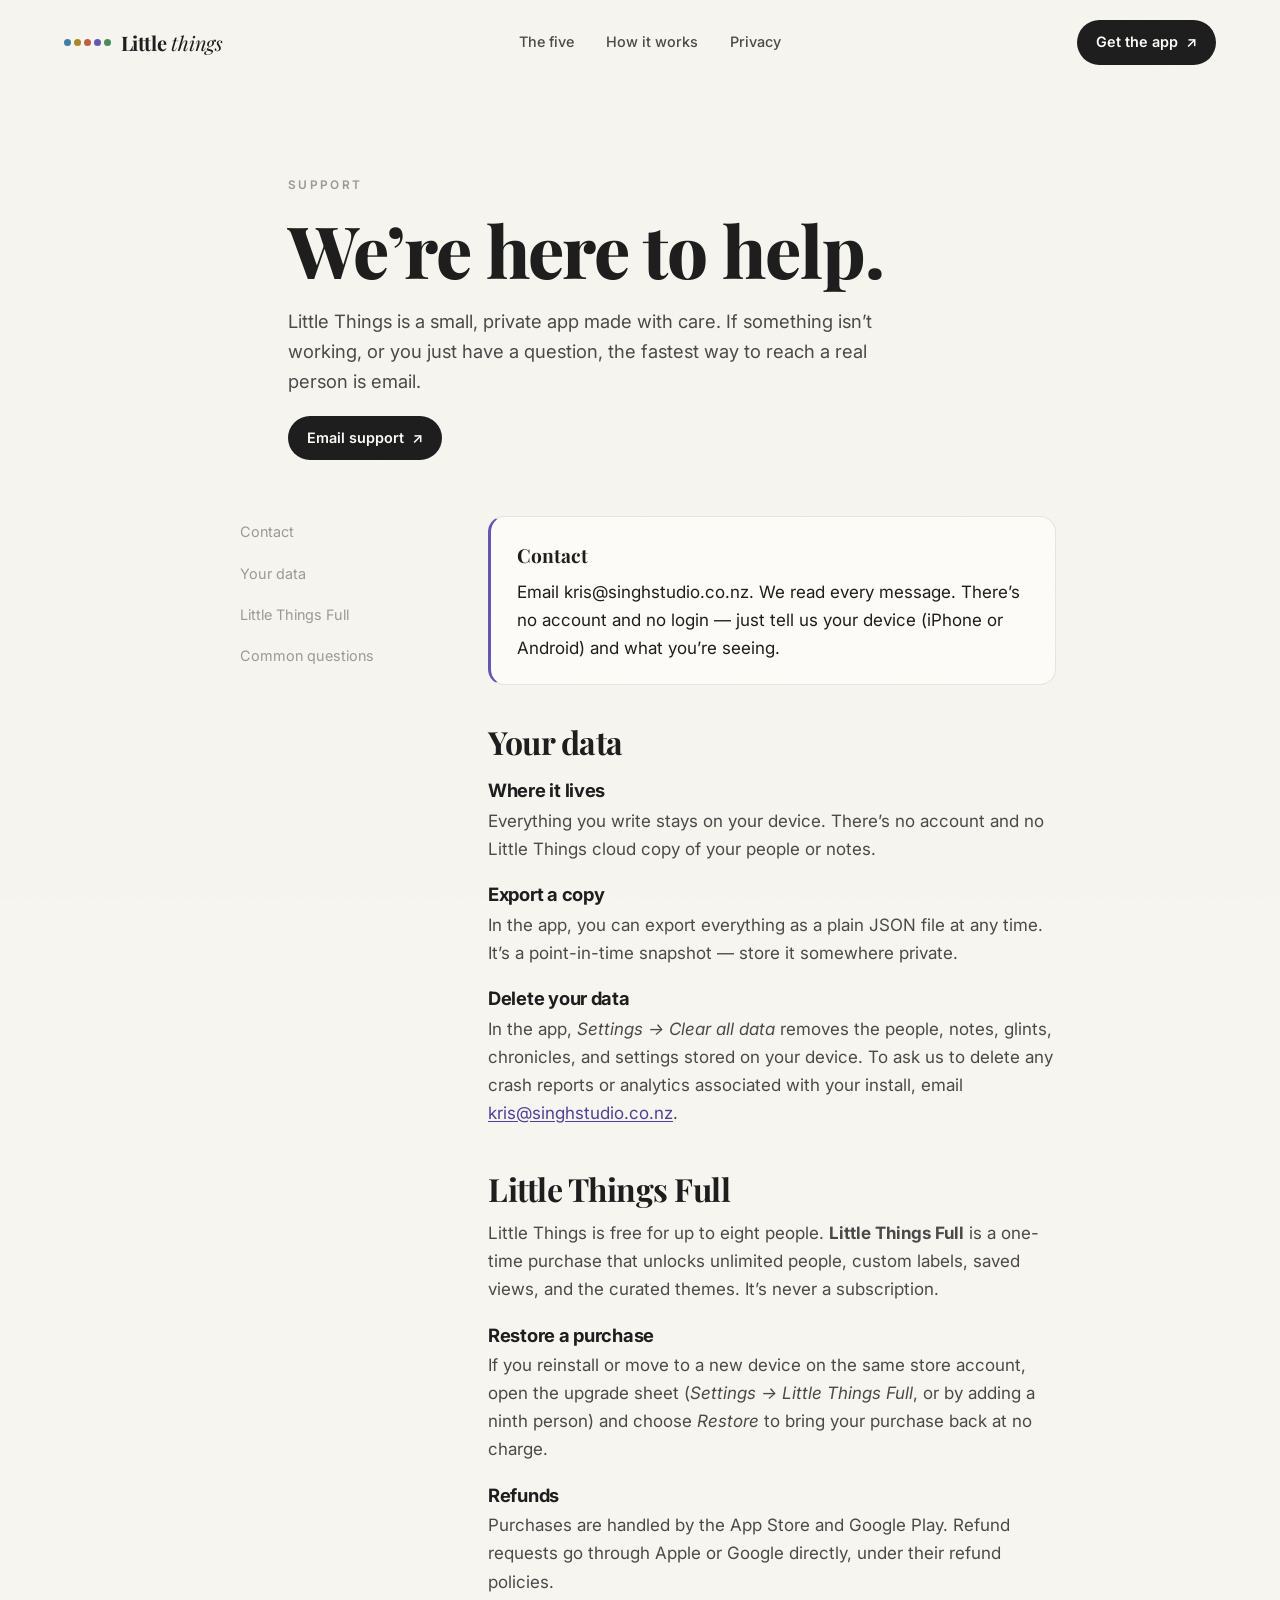
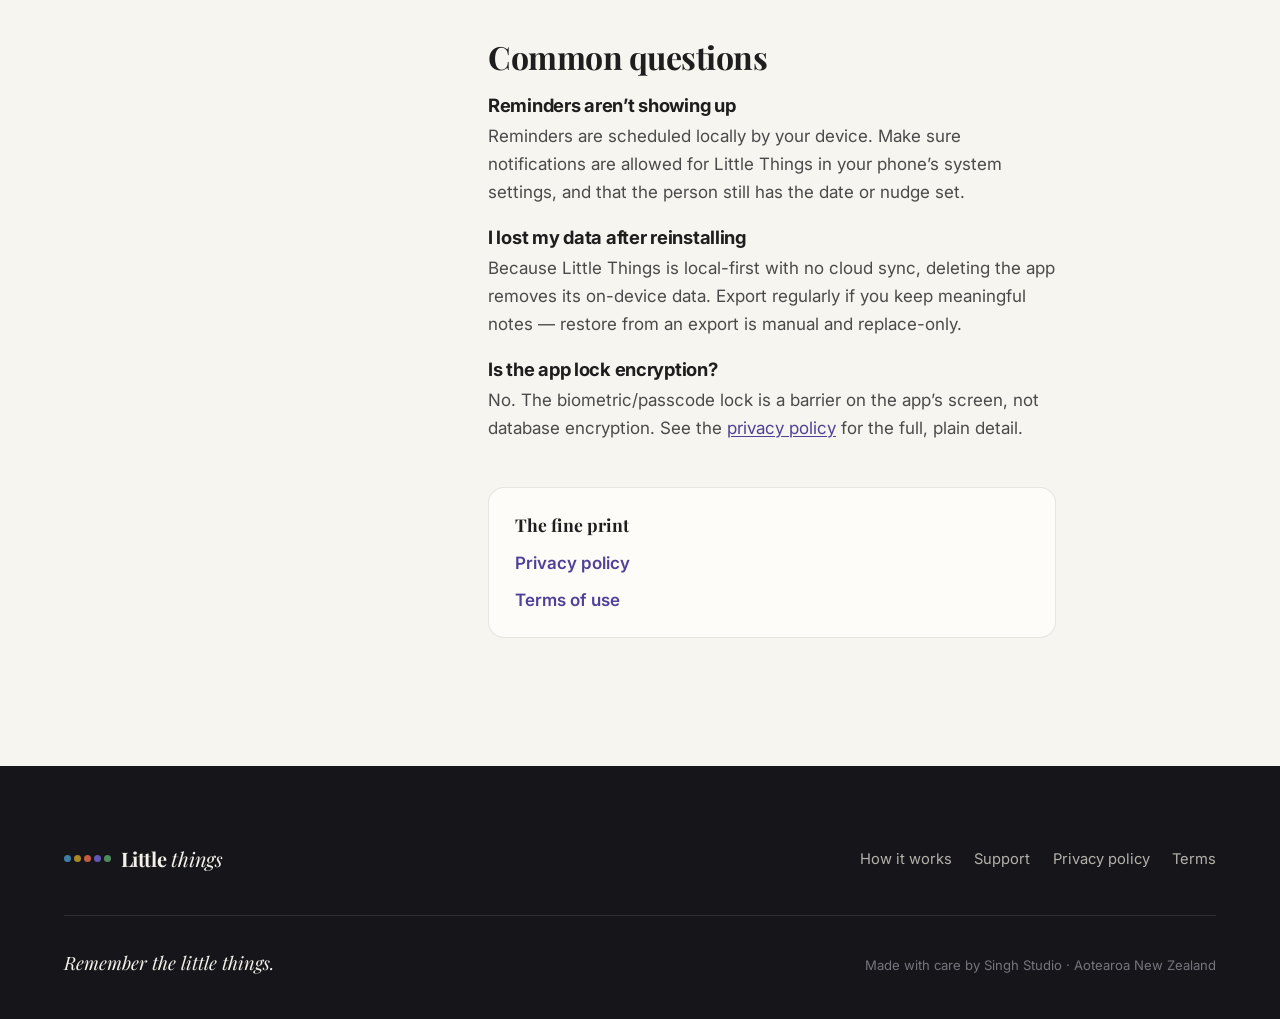
<file: support.html>
<!doctype html>
<html lang="en">
  <head>
    <meta charset="utf-8" />
    <meta name="viewport" content="width=device-width, initial-scale=1" />
    <title>Support — Little Things</title>
    <meta name="description" content="Help and support for Little Things — a private, local-first app for remembering the little things about the people who matter." />
    <link rel="icon" href="./assets/favicon.png" />
    <link rel="preconnect" href="https://fonts.googleapis.com" />
    <link rel="preconnect" href="https://fonts.gstatic.com" crossorigin />
    <link href="https://fonts.googleapis.com/css2?family=Playfair+Display:ital,wght@0,400;0,500;0,600;0,700;0,800;1,400;1,500;1,600&amp;family=Inter:wght@300;400;500;600;700&amp;display=swap" rel="stylesheet" />
    <link rel="stylesheet" href="./styles.css" />
  </head>
  <body class="document-page">
    <a class="skip-link" href="#content">Skip to content</a>
    <div class="grain" aria-hidden="true"></div>
    <header class="site-nav" data-nav aria-label="Primary navigation">
      <a class="brand-mark" href="./index.html#top" aria-label="Little Things, home"><span class="seal" aria-hidden="true"><span class="seal-dot" style="--c: var(--observation)"></span><span class="seal-dot" style="--c: var(--interest)"></span><span class="seal-dot" style="--c: var(--gift)"></span><span class="seal-dot" style="--c: var(--moment)"></span><span class="seal-dot" style="--c: var(--support)"></span></span><span class="brand-word">Little <em>things</em></span></a>
      <nav class="desktop-links" aria-label="Page sections">
        <a href="./index.html#glints">The five</a>
        <a href="./index.html#how">How it works</a>
        <a href="./index.html#privacy">Privacy</a>
      </nav>
      <a class="nav-button" href="./index.html#get"><span>Get the app</span><i aria-hidden="true">&nearr;</i></a>
      <button class="menu-button" type="button" aria-label="Open menu" aria-expanded="false" data-menu-toggle><span></span><span></span></button>
    </header>
    <div class="menu-overlay" data-menu-overlay aria-hidden="true">
      <button class="menu-close" type="button" aria-label="Close menu" data-menu-close><span aria-hidden="true">&times;</span></button>
      <nav aria-label="Mobile navigation">
        <a href="./index.html#glints">The five</a>
        <a href="./index.html#how">How it works</a>
        <a href="./index.html#privacy">Privacy</a>
        <a href="./index.html#get">Get the app</a>
      </nav>
    </div>

    <a class="back-to-top" href="#content" aria-label="Back to top" aria-hidden="true" tabindex="-1" data-back-to-top>
      <span>Top</span>
      <i aria-hidden="true">&uarr;</i>
    </a>

    <main id="content">
      <section class="doc-hero reveal">
        <p class="quiet-line">Support</p>
        <h1>We&rsquo;re here to help.</h1>
        <p>
          Little Things is a small, private app made with care. If something
          isn&rsquo;t working, or you just have a question, the fastest way to
          reach a real person is email.
        </p>
        <p style="margin-top:1.2rem;font-size:1.2rem;">
          <a class="nav-button" href="mailto:kris@singhstudio.co.nz?subject=Little%20Things%20support"><span>Email support</span><i aria-hidden="true">&nearr;</i></a>
        </p>
      </section>

      <div class="doc-layout">
        <aside class="doc-sidebar" aria-label="Support sections">
          <a href="#contact">Contact</a>
          <a href="#data">Your data</a>
          <a href="#purchase">Little Things Full</a>
          <a href="#common">Common questions</a>
        </aside>
        <article class="doc-article">
          <section class="doc-callout reveal" id="contact">
            <strong>Contact</strong>
            <p>Email <a href="mailto:kris@singhstudio.co.nz">kris@singhstudio.co.nz</a>. We read every message. There&rsquo;s no account and no login — just tell us your device (iPhone or Android) and what you&rsquo;re seeing.</p>
          </section>

          <section class="doc-section reveal" id="data">
            <h2>Your data</h2>
            <h3>Where it lives</h3>
            <p>Everything you write stays on your device. There&rsquo;s no account and no Little Things cloud copy of your people or notes.</p>
            <h3>Export a copy</h3>
            <p>In the app, you can export everything as a plain JSON file at any time. It&rsquo;s a point-in-time snapshot — store it somewhere private.</p>
            <h3>Delete your data</h3>
            <p>In the app, <em>Settings &rarr; Clear all data</em> removes the people, notes, glints, chronicles, and settings stored on your device. To ask us to delete any crash reports or analytics associated with your install, email <a href="mailto:kris@singhstudio.co.nz">kris@singhstudio.co.nz</a>.</p>
          </section>

          <section class="doc-section reveal" id="purchase">
            <h2>Little Things Full</h2>
            <p>Little Things is free for up to eight people. <strong>Little Things Full</strong> is a one-time purchase that unlocks unlimited people, custom labels, saved views, and the curated themes. It&rsquo;s never a subscription.</p>
            <h3>Restore a purchase</h3>
            <p>If you reinstall or move to a new device on the same store account, open the upgrade sheet (<em>Settings &rarr; Little Things Full</em>, or by adding a ninth person) and choose <em>Restore</em> to bring your purchase back at no charge.</p>
            <h3>Refunds</h3>
            <p>Purchases are handled by the App Store and Google Play. Refund requests go through Apple or Google directly, under their refund policies.</p>
          </section>

          <section class="doc-section reveal" id="common">
            <h2>Common questions</h2>
            <h3>Reminders aren&rsquo;t showing up</h3>
            <p>Reminders are scheduled locally by your device. Make sure notifications are allowed for Little Things in your phone&rsquo;s system settings, and that the person still has the date or nudge set.</p>
            <h3>I lost my data after reinstalling</h3>
            <p>Because Little Things is local-first with no cloud sync, deleting the app removes its on-device data. Export regularly if you keep meaningful notes — restore from an export is manual and replace-only.</p>
            <h3>Is the app lock encryption?</h3>
            <p>No. The biometric/passcode lock is a barrier on the app&rsquo;s screen, not database encryption. See the <a href="./docs/privacy.html">privacy policy</a> for the full, plain detail.</p>
          </section>

          <div class="source-card reveal">
            <strong>The fine print</strong>
            <a href="./docs/privacy.html">Privacy policy</a>
            <a href="./docs/terms.html">Terms of use</a>
          </div>
        </article>
      </div>
    </main>
    <footer class="site-footer">
      <div class="footer-top">
        <a class="footer-brand" href="./index.html#top"><span class="seal" aria-hidden="true"><span class="seal-dot" style="--c: var(--observation)"></span><span class="seal-dot" style="--c: var(--interest)"></span><span class="seal-dot" style="--c: var(--gift)"></span><span class="seal-dot" style="--c: var(--moment)"></span><span class="seal-dot" style="--c: var(--support)"></span></span><span class="brand-word">Little <em>things</em></span></a>
        <nav aria-label="Footer links">
          <a href="./index.html#how">How it works</a>
          <a href="./support.html">Support</a>
          <a href="./docs/privacy.html">Privacy policy</a>
          <a href="./docs/terms.html">Terms</a>
        </nav>
      </div>
      <div class="footer-coda">
        <p class="footer-line">Remember the little things.</p>
        <p class="footer-by">Made with care by Singh Studio &middot; Aotearoa New Zealand</p>
      </div>
    </footer>
    <script src="./script.js"></script>
  </body>
</html>
</file>
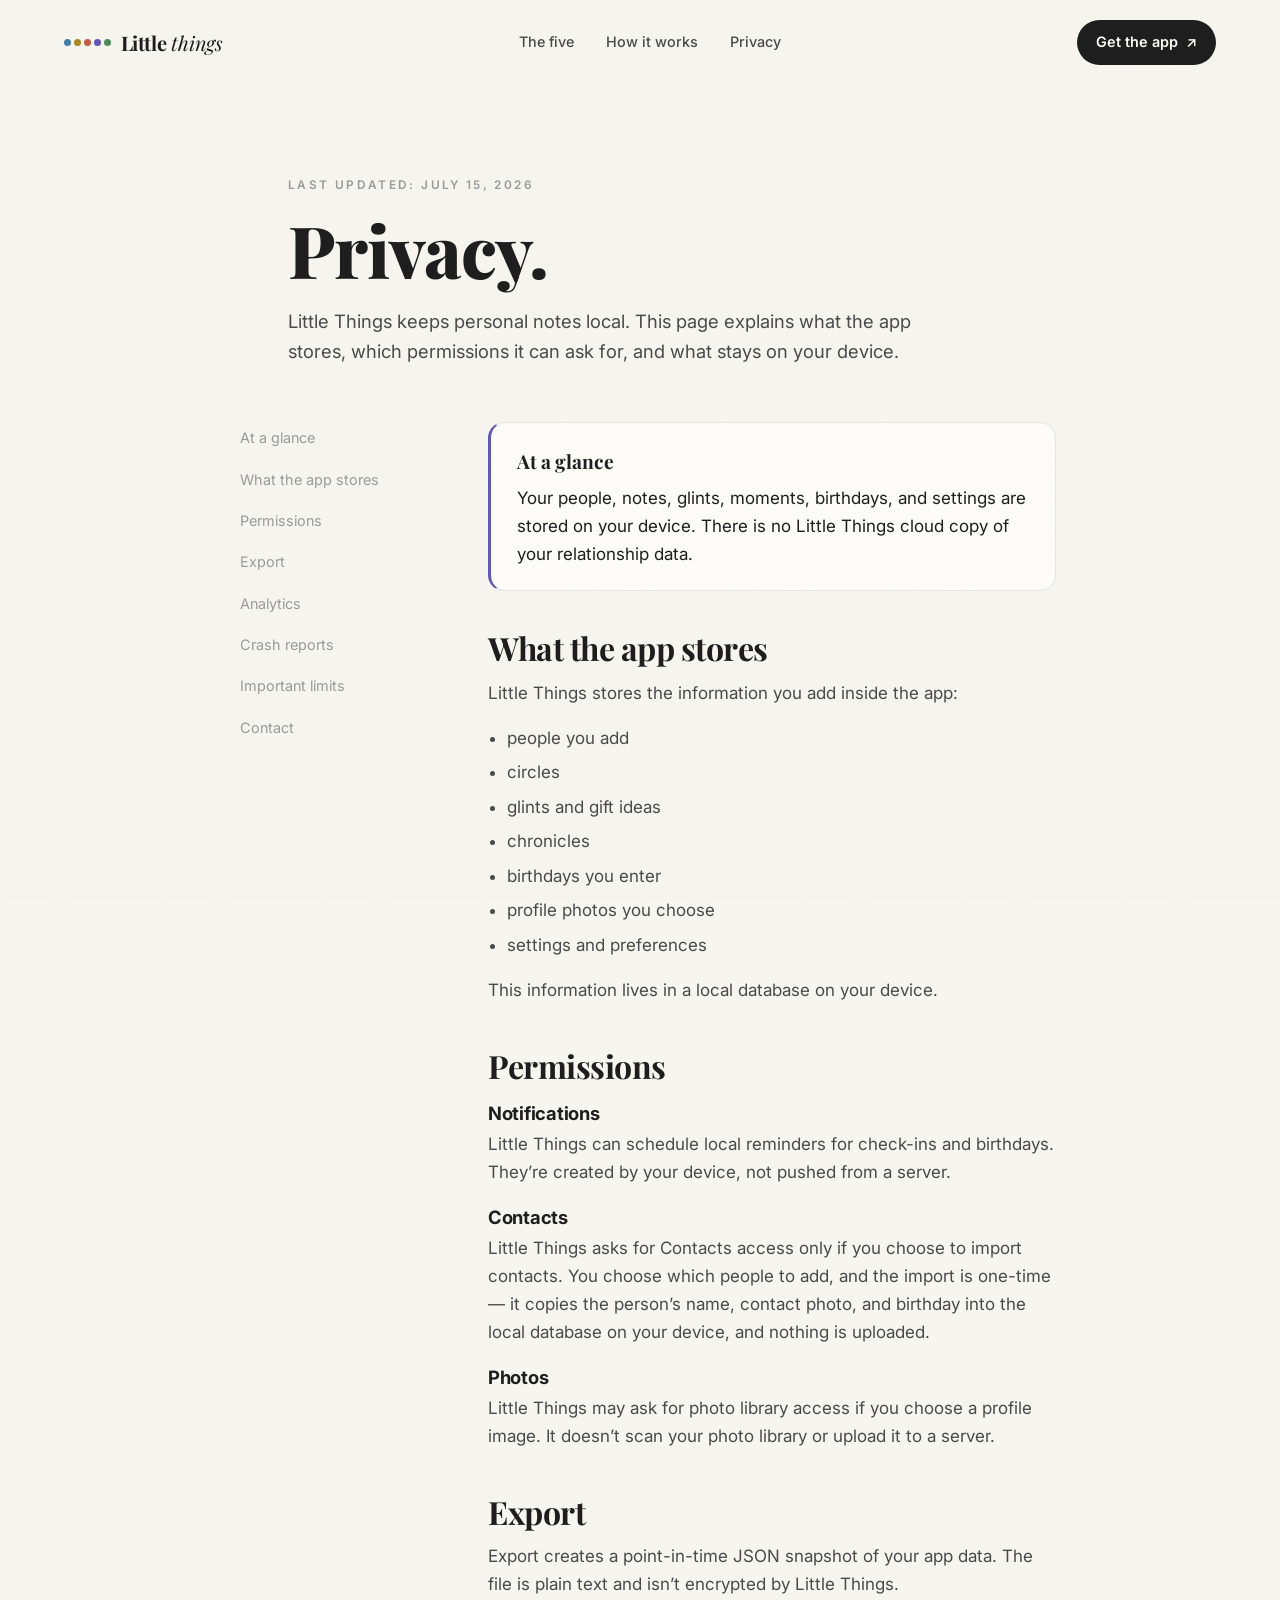
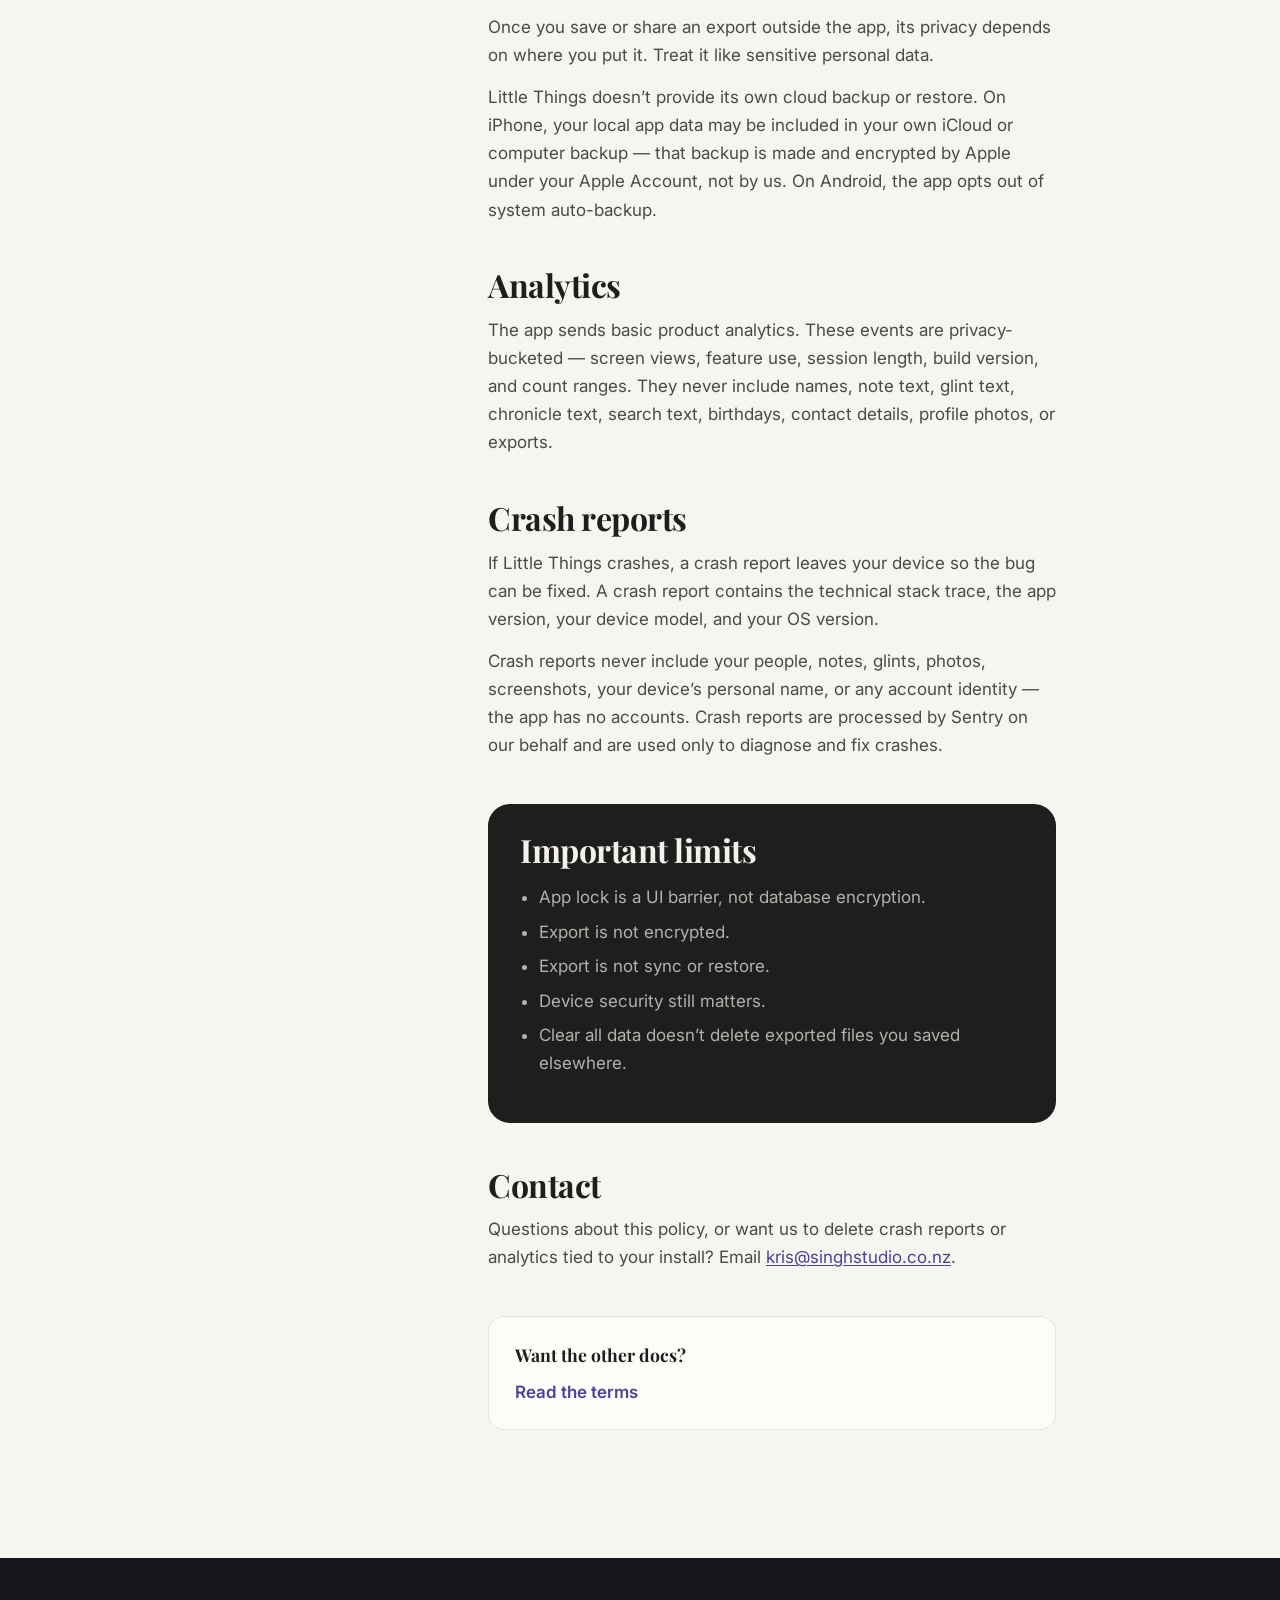
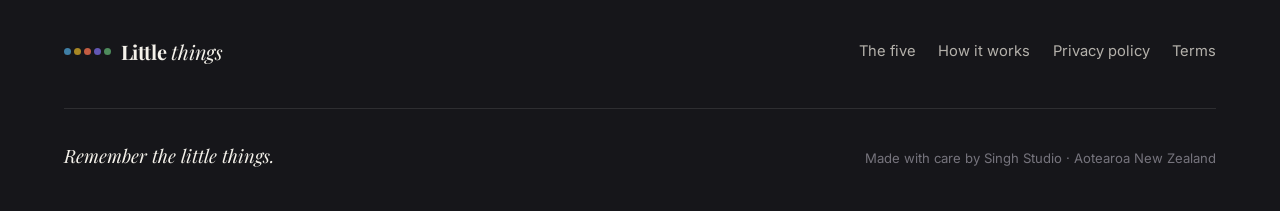
<file: docs/privacy.html>
<!doctype html>
<html lang="en">
  <head>
    <meta charset="utf-8" />
    <meta name="viewport" content="width=device-width, initial-scale=1" />
    <title>Privacy - Little Things</title>
    <meta name="description" content="Little Things privacy policy." />
    <link rel="icon" href="../assets/favicon.png" />
    <link rel="preconnect" href="https://fonts.googleapis.com" />
    <link rel="preconnect" href="https://fonts.gstatic.com" crossorigin />
    <link href="https://fonts.googleapis.com/css2?family=Playfair+Display:ital,wght@0,400;0,500;0,600;0,700;0,800;1,400;1,500;1,600&amp;family=Inter:wght@300;400;500;600;700&amp;display=swap" rel="stylesheet" />
    <link rel="stylesheet" href="../styles.css" />
  </head>
  <body class="document-page">
    <a class="skip-link" href="#content">Skip to content</a>
    <div class="grain" aria-hidden="true"></div>
    <header class="site-nav" data-nav aria-label="Primary navigation">
      <a class="brand-mark" href="../index.html#top" aria-label="Little Things, home"><span class="seal" aria-hidden="true"><span class="seal-dot" style="--c: var(--observation)"></span><span class="seal-dot" style="--c: var(--interest)"></span><span class="seal-dot" style="--c: var(--gift)"></span><span class="seal-dot" style="--c: var(--moment)"></span><span class="seal-dot" style="--c: var(--support)"></span></span><span class="brand-word">Little <em>things</em></span></a>
      <nav class="desktop-links" aria-label="Page sections">
        <a href="../index.html#glints">The five</a>
        <a href="../index.html#how">How it works</a>
        <a href="../index.html#privacy">Privacy</a>
      </nav>
      <a class="nav-button" href="../index.html#get"><span>Get the app</span><i aria-hidden="true">&nearr;</i></a>
      <button class="menu-button" type="button" aria-label="Open menu" aria-expanded="false" data-menu-toggle><span></span><span></span></button>
    </header>
    <div class="menu-overlay" data-menu-overlay aria-hidden="true">
      <button class="menu-close" type="button" aria-label="Close menu" data-menu-close><span aria-hidden="true">&times;</span></button>
      <nav aria-label="Mobile navigation">
        <a href="../index.html#glints">The five</a>
        <a href="../index.html#how">How it works</a>
        <a href="../index.html#privacy">Privacy</a>
        <a href="../index.html#get">Get the app</a>
      </nav>
    </div>

    <a class="back-to-top" href="#content" aria-label="Back to top" aria-hidden="true" tabindex="-1" data-back-to-top>
      <span>Top</span>
      <i aria-hidden="true">&uarr;</i>
    </a>

    <main id="content">
      <section class="doc-hero reveal">
        <p class="quiet-line">Last updated: July 15, 2026</p>
        <h1>Privacy.</h1>
        <p>
          Little Things keeps personal notes local. This page explains what the
          app stores, which permissions it can ask for, and what stays on your
          device.
        </p>
      </section>

      <div class="doc-layout">
        <aside class="doc-sidebar" aria-label="Privacy page sections">
          <a href="#short">At a glance</a>
          <a href="#stored">What the app stores</a>
          <a href="#permissions">Permissions</a>
          <a href="#export">Export</a>
          <a href="#analytics">Analytics</a>
          <a href="#crash">Crash reports</a>
          <a href="#limits">Important limits</a>
          <a href="#contact">Contact</a>
        </aside>
        <article class="doc-article">
          <section class="doc-callout reveal" id="short">
            <strong>At a glance</strong>
            <p>Your people, notes, glints, moments, birthdays, and settings are stored on your device. There is no Little Things cloud copy of your relationship data.</p>
          </section>

          <section class="doc-section reveal" id="stored">
            <h2>What the app stores</h2>
            <p>Little Things stores the information you add inside the app:</p>
            <ul>
              <li>people you add</li>
              <li>circles</li>
              <li>glints and gift ideas</li>
              <li>chronicles</li>
              <li>birthdays you enter</li>
              <li>profile photos you choose</li>
              <li>settings and preferences</li>
            </ul>
            <p>This information lives in a local database on your device.</p>
          </section>

          <section class="doc-section reveal" id="permissions">
            <h2>Permissions</h2>
            <h3>Notifications</h3>
            <p>Little Things can schedule local reminders for check-ins and birthdays. They&rsquo;re created by your device, not pushed from a server.</p>
            <h3>Contacts</h3>
            <p>Little Things asks for Contacts access only if you choose to import contacts. You choose which people to add, and the import is one-time &mdash; it copies the person&rsquo;s name, contact photo, and birthday into the local database on your device, and nothing is uploaded.</p>
            <h3>Photos</h3>
            <p>Little Things may ask for photo library access if you choose a profile image. It doesn&rsquo;t scan your photo library or upload it to a server.</p>
          </section>

          <section class="doc-section reveal" id="export">
            <h2>Export</h2>
            <p>Export creates a point-in-time JSON snapshot of your app data. The file is plain text and isn&rsquo;t encrypted by Little Things.</p>
            <p>Once you save or share an export outside the app, its privacy depends on where you put it. Treat it like sensitive personal data.</p>
            <p>Little Things doesn&rsquo;t provide its own cloud backup or restore. On iPhone, your local app data may be included in your own iCloud or computer backup &mdash; that backup is made and encrypted by Apple under your Apple Account, not by us. On Android, the app opts out of system auto-backup.</p>
          </section>

          <section class="doc-section reveal" id="analytics">
            <h2>Analytics</h2>
            <p>The app sends basic product analytics. These events are privacy-bucketed — screen views, feature use, session length, build version, and count ranges. They never include names, note text, glint text, chronicle text, search text, birthdays, contact details, profile photos, or exports.</p>
          </section>

          <section class="doc-section reveal" id="crash">
            <h2>Crash reports</h2>
            <p>If Little Things crashes, a crash report leaves your device so the bug can be fixed. A crash report contains the technical stack trace, the app version, your device model, and your OS version.</p>
            <p>Crash reports never include your people, notes, glints, photos, screenshots, your device&rsquo;s personal name, or any account identity &mdash; the app has no accounts. Crash reports are processed by Sentry on our behalf and are used only to diagnose and fix crashes.</p>
          </section>

          <section class="doc-section dark reveal" id="limits">
            <h2>Important limits</h2>
            <ul>
              <li>App lock is a UI barrier, not database encryption.</li>
              <li>Export is not encrypted.</li>
              <li>Export is not sync or restore.</li>
              <li>Device security still matters.</li>
              <li>Clear all data doesn&rsquo;t delete exported files you saved elsewhere.</li>
            </ul>
          </section>

          <section class="doc-section reveal" id="contact">
            <h2>Contact</h2>
            <p>Questions about this policy, or want us to delete crash reports or analytics tied to your install? Email <a href="mailto:kris@singhstudio.co.nz">kris@singhstudio.co.nz</a>.</p>
          </section>

          <div class="source-card reveal">
            <strong>Want the other docs?</strong>
            <a href="./terms.html">Read the terms</a>
          </div>
        </article>
      </div>
    </main>
    <footer class="site-footer">
      <div class="footer-top">
        <a class="footer-brand" href="../index.html#top"><span class="seal" aria-hidden="true"><span class="seal-dot" style="--c: var(--observation)"></span><span class="seal-dot" style="--c: var(--interest)"></span><span class="seal-dot" style="--c: var(--gift)"></span><span class="seal-dot" style="--c: var(--moment)"></span><span class="seal-dot" style="--c: var(--support)"></span></span><span class="brand-word">Little <em>things</em></span></a>
        <nav aria-label="Footer links">
          <a href="../index.html#glints">The five</a>
          <a href="../index.html#how">How it works</a>
          <a href="./privacy.html">Privacy policy</a>
          <a href="./terms.html">Terms</a>
        </nav>
      </div>
      <div class="footer-coda">
        <p class="footer-line">Remember the little things.</p>
        <p class="footer-by">Made with care by Singh Studio &middot; Aotearoa New Zealand</p>
      </div>
    </footer>
    <script src="../script.js"></script>
  </body>
</html>
</file>
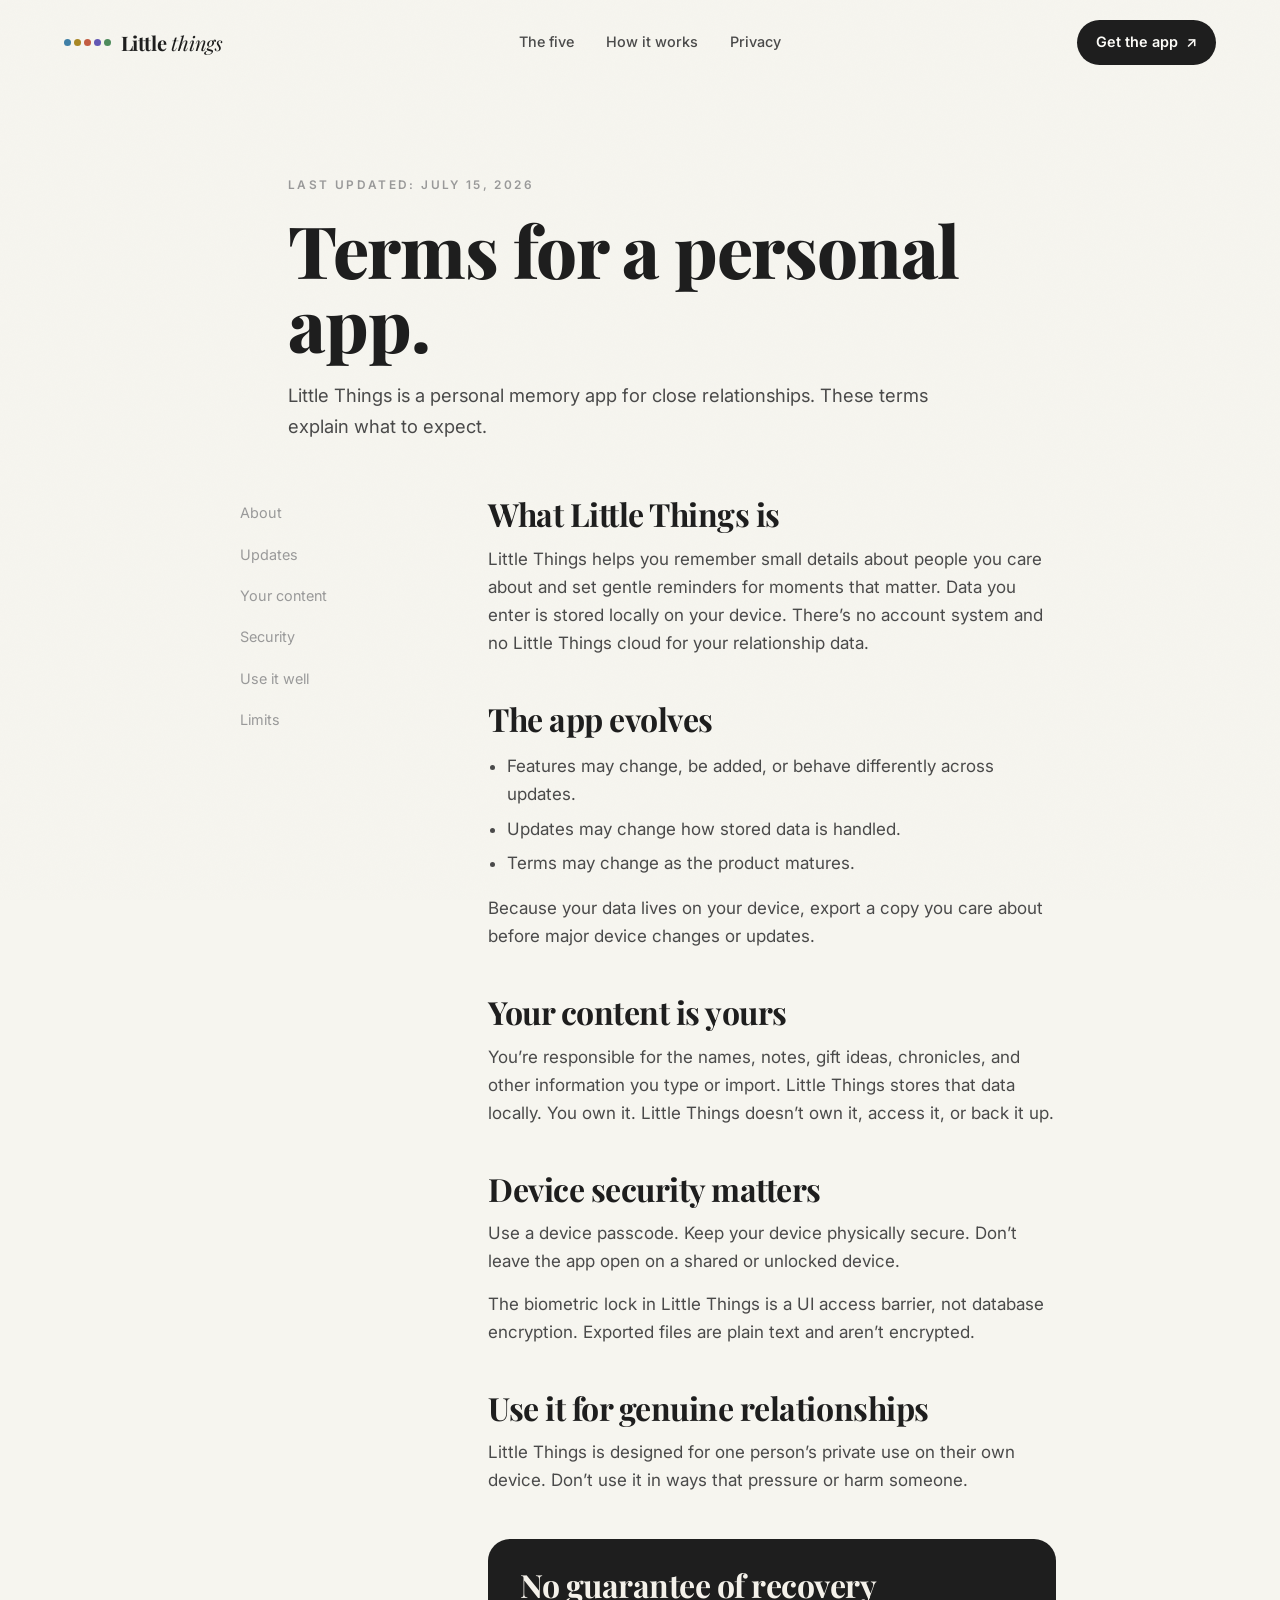
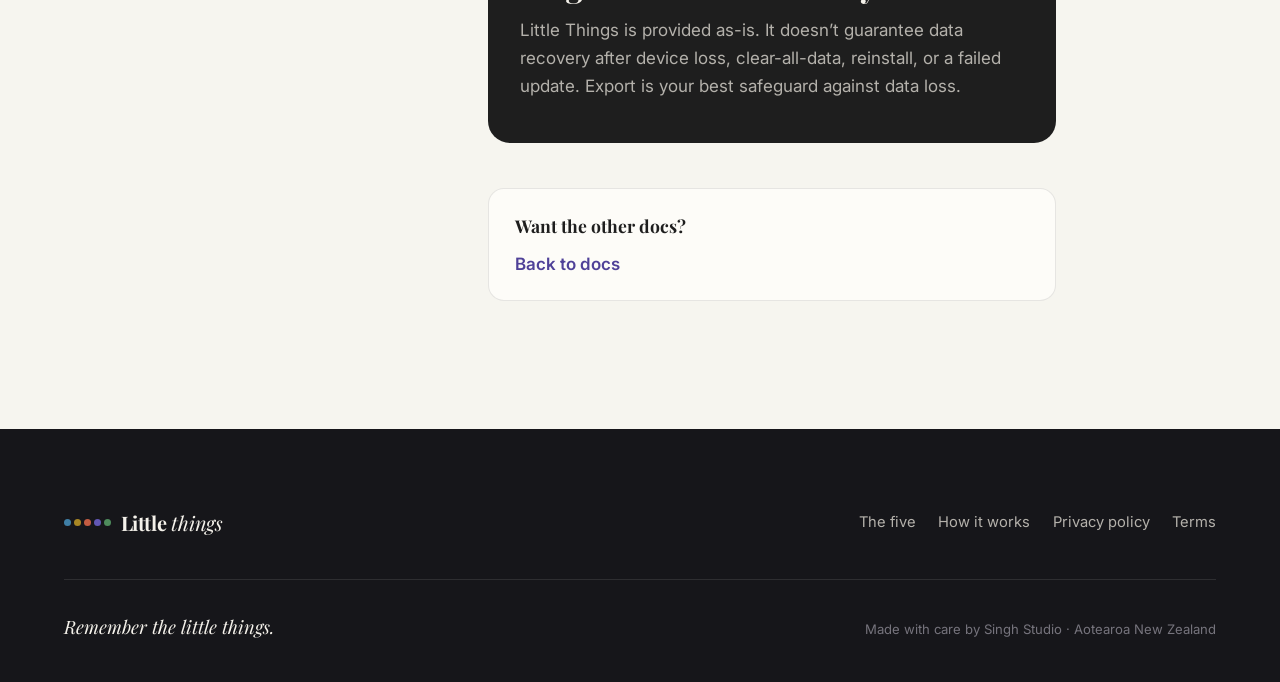
<file: docs/terms.html>
<!doctype html>
<html lang="en">
  <head>
    <meta charset="utf-8" />
    <meta name="viewport" content="width=device-width, initial-scale=1" />
    <title>Terms - Little Things</title>
    <meta name="description" content="Little Things terms of use." />
    <link rel="icon" href="../assets/favicon.png" />
    <link rel="preconnect" href="https://fonts.googleapis.com" />
    <link rel="preconnect" href="https://fonts.gstatic.com" crossorigin />
    <link href="https://fonts.googleapis.com/css2?family=Playfair+Display:ital,wght@0,400;0,500;0,600;0,700;0,800;1,400;1,500;1,600&amp;family=Inter:wght@300;400;500;600;700&amp;display=swap" rel="stylesheet" />
    <link rel="stylesheet" href="../styles.css" />
  </head>
  <body class="document-page">
    <a class="skip-link" href="#content">Skip to content</a>
    <div class="grain" aria-hidden="true"></div>
    <header class="site-nav" data-nav aria-label="Primary navigation">
      <a class="brand-mark" href="../index.html#top" aria-label="Little Things, home"><span class="seal" aria-hidden="true"><span class="seal-dot" style="--c: var(--observation)"></span><span class="seal-dot" style="--c: var(--interest)"></span><span class="seal-dot" style="--c: var(--gift)"></span><span class="seal-dot" style="--c: var(--moment)"></span><span class="seal-dot" style="--c: var(--support)"></span></span><span class="brand-word">Little <em>things</em></span></a>
      <nav class="desktop-links" aria-label="Page sections">
        <a href="../index.html#glints">The five</a>
        <a href="../index.html#how">How it works</a>
        <a href="../index.html#privacy">Privacy</a>
      </nav>
      <a class="nav-button" href="../index.html#get"><span>Get the app</span><i aria-hidden="true">&nearr;</i></a>
      <button class="menu-button" type="button" aria-label="Open menu" aria-expanded="false" data-menu-toggle><span></span><span></span></button>
    </header>
    <div class="menu-overlay" data-menu-overlay aria-hidden="true">
      <button class="menu-close" type="button" aria-label="Close menu" data-menu-close><span aria-hidden="true">&times;</span></button>
      <nav aria-label="Mobile navigation">
        <a href="../index.html#glints">The five</a>
        <a href="../index.html#how">How it works</a>
        <a href="../index.html#privacy">Privacy</a>
        <a href="../index.html#get">Get the app</a>
      </nav>
    </div>
    <a class="back-to-top" href="#content" aria-label="Back to top" aria-hidden="true" tabindex="-1" data-back-to-top><span>Top</span><i aria-hidden="true">&uarr;</i></a>

    <main id="content">
      <section class="doc-hero reveal">
        <p class="quiet-line">Last updated: July 15, 2026</p>
        <h1>Terms for a personal app.</h1>
        <p>Little Things is a personal memory app for close relationships. These terms explain what to expect.</p>
      </section>
      <div class="doc-layout">
        <aside class="doc-sidebar"><a href="#what">About</a><a href="#updates">Updates</a><a href="#your-content">Your content</a><a href="#security">Security</a><a href="#use">Use it well</a><a href="#limits">Limits</a></aside>
        <article class="doc-article">
          <section class="doc-section reveal" id="what">
            <h2>What Little Things is</h2>
            <p>Little Things helps you remember small details about people you care about and set gentle reminders for moments that matter. Data you enter is stored locally on your device. There&rsquo;s no account system and no Little Things cloud for your relationship data.</p>
          </section>
          <section class="doc-section reveal" id="updates">
            <h2>The app evolves</h2>
            <ul>
              <li>Features may change, be added, or behave differently across updates.</li>
              <li>Updates may change how stored data is handled.</li>
              <li>Terms may change as the product matures.</li>
            </ul>
            <p>Because your data lives on your device, export a copy you care about before major device changes or updates.</p>
          </section>
          <section class="doc-section reveal" id="your-content">
            <h2>Your content is yours</h2>
            <p>You&rsquo;re responsible for the names, notes, gift ideas, chronicles, and other information you type or import. Little Things stores that data locally. You own it. Little Things doesn&rsquo;t own it, access it, or back it up.</p>
          </section>
          <section class="doc-section reveal" id="security">
            <h2>Device security matters</h2>
            <p>Use a device passcode. Keep your device physically secure. Don&rsquo;t leave the app open on a shared or unlocked device.</p>
            <p>The biometric lock in Little Things is a UI access barrier, not database encryption. Exported files are plain text and aren&rsquo;t encrypted.</p>
          </section>
          <section class="doc-section reveal" id="use">
            <h2>Use it for genuine relationships</h2>
            <p>Little Things is designed for one person&rsquo;s private use on their own device. Don&rsquo;t use it in ways that pressure or harm someone.</p>
          </section>
          <section class="doc-section dark reveal" id="limits">
            <h2>No guarantee of recovery</h2>
            <p>Little Things is provided as-is. It doesn&rsquo;t guarantee data recovery after device loss, clear-all-data, reinstall, or a failed update. Export is your best safeguard against data loss.</p>
          </section>
          <div class="source-card reveal"><strong>Want the other docs?</strong><a href="../index.html#docs">Back to docs</a></div>
        </article>
      </div>
    </main>
    <footer class="site-footer">
      <div class="footer-top">
        <a class="footer-brand" href="../index.html#top"><span class="seal" aria-hidden="true"><span class="seal-dot" style="--c: var(--observation)"></span><span class="seal-dot" style="--c: var(--interest)"></span><span class="seal-dot" style="--c: var(--gift)"></span><span class="seal-dot" style="--c: var(--moment)"></span><span class="seal-dot" style="--c: var(--support)"></span></span><span class="brand-word">Little <em>things</em></span></a>
        <nav aria-label="Footer links">
          <a href="../index.html#glints">The five</a>
          <a href="../index.html#how">How it works</a>
          <a href="./privacy.html">Privacy policy</a>
          <a href="./terms.html">Terms</a>
        </nav>
      </div>
      <div class="footer-coda">
        <p class="footer-line">Remember the little things.</p>
        <p class="footer-by">Made with care by Singh Studio &middot; Aotearoa New Zealand</p>
      </div>
    </footer>
    <script src="../script.js"></script>
  </body>
</html>
</file>
<file: styles.css>
/* ============================================================================
   Little Things — marketing site
   Brand: Playfair Display × Inter · paper & ink · the five-glint alphabet.
   A calm, product-led canvas. The only flourish is the finale, where the five
   glints gather into the brand mark.
   ========================================================================= */

:root {
  /* The alphabet — the five glints (light-mode hex from the app) */
  --observation: #3f7fa6;
  --interest:    #a88724;
  --gift:        #c35c42;
  --moment:      #6257b4;
  --support:     #4e8b5c;

  /* Readable text shades of each (for small coloured type on paper) */
  --observation-text: #2f6687;
  --interest-text:    #725b15;
  --gift-text:        #8b3f2b;
  --moment-text:      #4f4198;
  --support-text:     #35673f;

  /* Canvas — paper & ink (from the app palette) */
  --paper:      #fdfcf8;
  --background: #f6f5ef;
  --sand:       #f5f5dc;
  --sage:       #acc1ad;
  --terracotta: #e2725b;

  --ink:       #1e1e1e;
  --ink-mid:   #4a4a4a;
  --ink-light: #9a9a9a;
  --line:      rgba(30, 30, 30, 0.10);
  --line-soft: rgba(30, 30, 30, 0.06);

  /* Deep canvas for the inverted sections */
  --deep:       #16161a;
  --deep-paper: #1f1f24;
  --deep-ink:   #f4f1ea;
  --deep-mid:   #b4b1ab;
  --deep-faint: #76747d;
  --deep-line:  rgba(255, 255, 255, 0.10);

  --serif: "Playfair Display", Georgia, "Times New Roman", serif;
  --sans:  "Inter", system-ui, -apple-system, "Segoe UI", sans-serif;

  --shell: 1180px;
  --gutter: clamp(1.25rem, 5vw, 4rem);
  --radius: 22px;

  --ease: cubic-bezier(0.22, 1, 0.36, 1);
}

/* --------------------------------------------------------------------------
   Base
   ----------------------------------------------------------------------- */
*, *::before, *::after { box-sizing: border-box; }

html {
  scroll-behavior: smooth;
  scroll-padding-top: 6rem;
  -webkit-text-size-adjust: 100%;
}

body {
  margin: 0;
  background: var(--background);
  color: var(--ink);
  font-family: var(--sans);
  font-size: 1.0625rem;
  line-height: 1.65;
  font-weight: 400;
  -webkit-font-smoothing: antialiased;
  text-rendering: optimizeLegibility;
  overflow-x: hidden;
}

h1, h2, h3 { font-family: var(--serif); font-weight: 700; line-height: 1.04; margin: 0; letter-spacing: -0.015em; }
p { margin: 0; }
a { color: inherit; text-decoration: none; }
img, svg { display: block; max-width: 100%; }
em { font-style: italic; }

::selection { background: color-mix(in srgb, var(--moment) 24%, transparent); }

.skip-link {
  position: fixed; top: -120px; left: 1rem; z-index: 200;
  background: var(--ink); color: var(--paper);
  padding: 0.75rem 1.25rem; border-radius: 12px; font-size: 0.85rem;
  transition: top 0.25s var(--ease);
}
.skip-link:focus { top: 1rem; }

:focus-visible { outline: 2.5px solid var(--moment); outline-offset: 3px; border-radius: 4px; }

/* Paper grain — kept for the document/beta pages, which still carry it.
   The landing page no longer renders a grain layer (calmer by design). */
.grain {
  position: fixed; inset: 0; z-index: 1; pointer-events: none; opacity: 0.5;
  background-image: url("data:image/svg+xml,%3Csvg xmlns='http://www.w3.org/2000/svg' width='160' height='160'%3E%3Cfilter id='n'%3E%3CfeTurbulence type='fractalNoise' baseFrequency='0.85' numOctaves='2' stitchTiles='stitch'/%3E%3C/filter%3E%3Crect width='100%25' height='100%25' filter='url(%23n)' opacity='0.04'/%3E%3C/svg%3E");
  mix-blend-mode: multiply;
}

/* --------------------------------------------------------------------------
   The seal — five dots, the brand cluster
   ----------------------------------------------------------------------- */
.seal { display: inline-flex; gap: 3px; align-items: center; }
.seal-dot { width: 7px; height: 7px; border-radius: 50%; background: var(--c); }
.seal-lg { gap: 4px; }
.seal-lg .seal-dot { width: 9px; height: 9px; }

/* --------------------------------------------------------------------------
   Eyebrow
   ----------------------------------------------------------------------- */
.eyebrow {
  display: inline-flex; align-items: center; gap: 0.75rem;
  font-size: 0.74rem; font-weight: 600; letter-spacing: 0.22em;
  text-transform: uppercase; color: var(--ink-light);
}
.eyebrow-rule { width: 34px; height: 1px; background: currentColor; opacity: 0.5; }
.eyebrow-dots { display: inline-flex; gap: 4px; }
.eyebrow-dots i { width: 7px; height: 7px; border-radius: 50%; background: var(--c); }
.eyebrow-on-dark { color: var(--deep-faint); }

/* --------------------------------------------------------------------------
   Nav
   ----------------------------------------------------------------------- */
.site-nav {
  position: fixed; top: 0; left: 0; right: 0; z-index: 100;
  display: flex; align-items: center; justify-content: space-between;
  padding: 1.25rem var(--gutter);
  transition: padding 0.4s var(--ease), background 0.4s var(--ease), box-shadow 0.4s var(--ease), backdrop-filter 0.4s var(--ease);
}
.site-nav.is-stuck {
  padding-top: 0.7rem; padding-bottom: 0.7rem;
  background: color-mix(in srgb, var(--paper) 80%, transparent);
  backdrop-filter: saturate(140%) blur(14px);
  box-shadow: 0 1px 0 var(--line), 0 12px 30px -24px rgba(30,30,30,0.5);
}

.brand-mark, .footer-brand { display: inline-flex; align-items: center; gap: 0.6rem; }
.brand-word { font-family: var(--serif); font-size: 1.25rem; font-weight: 700; letter-spacing: -0.01em; }
.brand-word em { font-weight: 400; }

.desktop-links { display: flex; gap: 2rem; }
.desktop-links a {
  font-size: 0.9rem; font-weight: 500; color: var(--ink-mid);
  position: relative; padding: 0.2rem 0;
}
.desktop-links a::after {
  content: ""; position: absolute; left: 0; right: 100%; bottom: -2px; height: 1.5px;
  background: var(--ink); transition: right 0.35s var(--ease);
}
.desktop-links a:hover { color: var(--ink); }
.desktop-links a:hover::after { right: 0; }

.nav-button {
  display: inline-flex; align-items: center; gap: 0.5rem;
  background: var(--ink); color: var(--paper);
  padding: 0.65rem 1.2rem; border-radius: 100px;
  font-size: 0.9rem; font-weight: 600;
  transition: transform 0.3s var(--ease), box-shadow 0.3s var(--ease);
}
.nav-button i { transition: transform 0.3s var(--ease); font-style: normal; }
.nav-button:hover { transform: translateY(-2px); box-shadow: 0 14px 30px -14px rgba(30,30,30,0.6); }
.nav-button:hover i { transform: translate(2px, -2px); }

.menu-button { display: none; }

/* Mobile menu overlay */
.menu-overlay {
  position: fixed; inset: 0; z-index: 150;
  background: color-mix(in srgb, var(--paper) 96%, var(--moment));
  display: flex; flex-direction: column; align-items: center; justify-content: center; gap: 1.25rem;
  opacity: 0; visibility: hidden; transition: opacity 0.4s var(--ease), visibility 0.4s;
}
.menu-overlay.is-open { opacity: 1; visibility: visible; }
.menu-overlay nav { display: flex; flex-direction: column; align-items: center; gap: 1.25rem; }
.menu-overlay a { font-family: var(--serif); font-size: 2rem; font-weight: 600; }
.menu-overlay a em { font-style: italic; }
.menu-close {
  position: absolute; top: 1.5rem; right: 1.5rem;
  width: 44px; height: 44px; border-radius: 50%; border: 1px solid var(--line);
  background: var(--paper); font-size: 1.5rem; color: var(--ink); cursor: pointer;
}

/* Back to top */
.back-to-top {
  position: fixed; right: clamp(1rem, 3vw, 2rem); bottom: clamp(1rem, 3vw, 2rem); z-index: 90;
  display: inline-flex; flex-direction: column; align-items: center; gap: 2px;
  font-size: 0.62rem; font-weight: 600; letter-spacing: 0.14em; text-transform: uppercase;
  color: var(--ink-mid);
  opacity: 0; transform: translateY(10px); pointer-events: none;
  transition: opacity 0.4s var(--ease), transform 0.4s var(--ease);
}
.back-to-top.is-shown { opacity: 1; transform: none; pointer-events: auto; }
.back-to-top i { font-style: normal; }

/* --------------------------------------------------------------------------
   Store buttons
   ----------------------------------------------------------------------- */
.hero-cta { display: flex; flex-wrap: wrap; gap: 0.9rem; }
.store-button {
  display: inline-flex; align-items: center; gap: 0.7rem;
  background: var(--ink); color: var(--paper);
  padding: 0.7rem 1.3rem 0.7rem 1.1rem; border-radius: 16px;
  transition: transform 0.3s var(--ease), box-shadow 0.3s var(--ease);
}
.store-button svg { width: 26px; height: 26px; fill: currentColor; flex: none; }
.store-play svg { fill: none; }
.store-button span { display: flex; flex-direction: column; line-height: 1.05; text-align: left; }
.store-button small { font-size: 0.62rem; font-weight: 500; opacity: 0.8; letter-spacing: 0.02em; }
.store-button strong { font-size: 1.02rem; font-weight: 600; letter-spacing: -0.01em; }
.store-button:hover { transform: translateY(-3px); box-shadow: 0 20px 40px -20px rgba(30,30,30,0.7); }

/* --------------------------------------------------------------------------
   Device mock (shared — hero, showcase, privacy)
   ----------------------------------------------------------------------- */
.device { position: relative; width: 100%; }
.device-bezel {
  background: var(--ink); border-radius: 42px; padding: 9px;
  box-shadow: 0 50px 90px -42px rgba(30,30,30,0.55), 0 4px 14px -6px rgba(30,30,30,0.30);
}
.device-screen { border-radius: 33px; overflow: hidden; background: var(--background); aspect-ratio: 1104 / 2400; }
.device-screen img { width: 100%; height: 100%; object-fit: cover; object-position: top center; }

/* --------------------------------------------------------------------------
   Hero — product-led: copy beside a single calm phone
   ----------------------------------------------------------------------- */
.hero {
  position: relative; min-height: 100svh;
  display: flex; align-items: center;
  padding: 7.5rem var(--gutter) 4rem;
  overflow: hidden;
}
/* Restrained warm glow that breathes — brand warmth without the rainbow. */
.hero::before {
  content: ""; position: absolute; inset: -10%; z-index: 0; pointer-events: none;
  background:
    radial-gradient(38% 42% at 80% 26%, color-mix(in srgb, var(--gift) 15%, transparent), transparent 72%),
    radial-gradient(36% 40% at 15% 80%, color-mix(in srgb, var(--sage) 22%, transparent), transparent 72%),
    radial-gradient(32% 38% at 62% 96%, color-mix(in srgb, var(--interest) 12%, transparent), transparent 74%);
  animation: heroBloom 16s ease-in-out infinite;
}
.hero-grid {
  position: relative; z-index: 1;
  max-width: var(--shell); margin: 0 auto; width: 100%;
  display: grid; grid-template-columns: 1.05fr 0.95fr; align-items: center;
  gap: clamp(2rem, 6vw, 5rem);
}
.hero-copy { max-width: 34rem; }
.hero-title {
  font-size: clamp(2.7rem, 6vw, 4.6rem); font-weight: 800;
  line-height: 1.05; margin: 1.2rem 0; padding-bottom: 0.06em;
}
.hero-title em { font-style: italic; font-weight: 500; }
.hero-lede {
  margin: 0; max-width: 33rem;
  font-size: clamp(1.05rem, 1.5vw, 1.22rem);
  color: var(--ink-mid); line-height: 1.6;
}
.hero-cta { margin: 2rem 0 1.4rem; }
.hero-trust { font-size: 0.86rem; letter-spacing: 0.04em; color: var(--ink-mid); font-weight: 600; }
.hero-trust em { font-style: italic; color: var(--ink); }

.hero-phone { justify-self: center; width: 100%; max-width: 300px; }

/* --------------------------------------------------------------------------
   Intro / why
   ----------------------------------------------------------------------- */
.intro { max-width: var(--shell); margin: 0 auto; padding: clamp(5rem, 12vw, 10rem) var(--gutter); text-align: center; }
.intro-title { font-size: clamp(1.9rem, 4.4vw, 3.4rem); font-weight: 600; max-width: 26ch; margin: 1.4rem auto 0; line-height: 1.14; }
.intro-title em { font-style: italic; }
.intro-title .ink-shift { font-style: italic; color: var(--moment); }
.intro-lede { max-width: 44rem; margin: 1.8rem auto 0; font-size: clamp(1.05rem, 1.5vw, 1.25rem); color: var(--ink-mid); }

/* --------------------------------------------------------------------------
   How it works — product showcase rows
   ----------------------------------------------------------------------- */
.how { max-width: var(--shell); margin: 0 auto; padding: clamp(5rem, 12vw, 10rem) var(--gutter); }
.how-head { text-align: center; max-width: 32rem; margin: 0 auto clamp(3.5rem, 8vw, 6rem); }
.how-title { font-size: clamp(1.9rem, 4.2vw, 3.2rem); margin-top: 1.2rem; }

.showcase { display: flex; flex-direction: column; gap: clamp(4rem, 10vw, 8rem); }
.showcase-row {
  display: grid; grid-template-columns: 1fr clamp(240px, 28vw, 300px);
  grid-template-areas: "copy shot";
  align-items: center; gap: clamp(2rem, 6vw, 5rem);
}
.showcase-copy { grid-area: copy; max-width: 30rem; }
.showcase-shot { grid-area: shot; justify-self: center; width: 100%; max-width: 300px; }
.showcase-row.is-flipped { grid-template-columns: clamp(240px, 28vw, 300px) 1fr; grid-template-areas: "shot copy"; }

.step-num { font-family: var(--serif); font-size: 1.7rem; font-style: italic; color: var(--ink-light); }
.showcase-copy h3 { font-size: clamp(1.6rem, 3vw, 2.2rem); margin: 0.6rem 0 0.8rem; }
.showcase-copy p { color: var(--ink-mid); font-size: clamp(1rem, 1.3vw, 1.12rem); }

/* --------------------------------------------------------------------------
   The five glints — the colour section (dark)
   ----------------------------------------------------------------------- */
.glints {
  position: relative; background: var(--deep); color: var(--deep-ink);
  padding: clamp(5rem, 11vw, 9rem) var(--gutter);
  overflow: hidden;
}
.glints::before { /* faint colour wash */
  content: ""; position: absolute; inset: 0; pointer-events: none; opacity: 0.5;
  background:
    radial-gradient(40% 50% at 12% 20%, color-mix(in srgb, var(--observation) 38%, transparent), transparent),
    radial-gradient(36% 46% at 88% 30%, color-mix(in srgb, var(--gift) 34%, transparent), transparent),
    radial-gradient(40% 50% at 70% 86%, color-mix(in srgb, var(--moment) 34%, transparent), transparent),
    radial-gradient(34% 44% at 26% 92%, color-mix(in srgb, var(--support) 30%, transparent), transparent);
  filter: blur(20px);
}
.glints-head { position: relative; z-index: 2; max-width: var(--shell); margin: 0 auto 3.5rem; text-align: center; }
.glints-title { font-size: clamp(2rem, 5vw, 3.6rem); font-weight: 700; margin: 1.2rem auto 0; max-width: 18ch; }
.glints-title em { font-style: italic; }
.glints-sub { max-width: 40rem; margin: 1.4rem auto 0; color: var(--deep-mid); font-size: clamp(1rem, 1.4vw, 1.18rem); }

.glint-rows { position: relative; z-index: 2; list-style: none; margin: 0 auto; padding: 0; max-width: 940px; }
.glint-row {
  display: grid; grid-template-columns: auto auto 1fr; align-items: center; gap: clamp(1rem, 4vw, 2.6rem);
  padding: clamp(1.6rem, 3.4vw, 2.4rem) 0;
  border-top: 1px solid var(--deep-line);
  transition: opacity 0.7s var(--ease), transform 0.7s var(--ease);
}
html.js .glint-row { opacity: 0; transform: translateY(26px); }
.glint-row:last-child { border-bottom: 1px solid var(--deep-line); }
html.js .glint-row.is-visible { opacity: 1; transform: none; }
.glint-index { font-family: var(--serif); font-size: 1rem; color: var(--deep-faint); font-weight: 500; }
.glint-orb {
  width: clamp(48px, 9vw, 84px); height: clamp(48px, 9vw, 84px); border-radius: 50%;
  background: radial-gradient(circle at 32% 28%, color-mix(in srgb, var(--c) 60%, #fff), var(--c) 62%);
  box-shadow: 0 0 0 1px color-mix(in srgb, var(--c) 40%, transparent),
              0 18px 50px -10px color-mix(in srgb, var(--c) 70%, transparent);
  transition: transform 0.8s var(--ease), opacity 0.8s var(--ease);
}
html.js .glint-orb { transform: scale(0.6); opacity: 0; }
.glint-row.is-visible .glint-orb { transform: none; opacity: 1; animation: orbpulse 5s var(--ease) infinite, orbFloat 7s ease-in-out infinite; }
@keyframes orbpulse {
  0%, 100% { box-shadow: 0 0 0 1px color-mix(in srgb, var(--c) 40%, transparent), 0 18px 50px -10px color-mix(in srgb, var(--c) 70%, transparent); }
  50%      { box-shadow: 0 0 0 1px color-mix(in srgb, var(--c) 60%, transparent), 0 22px 64px -8px color-mix(in srgb, var(--c) 90%, transparent); }
}
.glint-name { font-size: clamp(1.5rem, 3.4vw, 2.3rem); font-weight: 700; color: var(--deep-ink); }
.glint-def { font-family: var(--sans); font-size: 0.78rem; font-weight: 600; letter-spacing: 0.16em; text-transform: uppercase; color: color-mix(in srgb, var(--c) 55%, #fff); margin-top: 0.3rem; }
.glint-example { font-family: var(--serif); font-style: italic; font-size: clamp(1.05rem, 1.7vw, 1.35rem); color: var(--deep-mid); margin-top: 0.7rem; max-width: 36ch; }

/* --------------------------------------------------------------------------
   Privacy (dark inversion)
   ----------------------------------------------------------------------- */
.privacy { background: var(--ink); color: var(--deep-ink); padding: clamp(5rem, 12vw, 10rem) var(--gutter); }
.privacy-inner { max-width: var(--shell); margin: 0 auto; }
.privacy-head {
  display: grid; grid-template-columns: 1fr clamp(220px, 26vw, 280px);
  align-items: center; gap: clamp(2rem, 6vw, 4.5rem);
}
.privacy-head-copy { max-width: 36rem; }
.privacy-title { font-size: clamp(2rem, 5vw, 3.6rem); margin: 1.2rem 0 0; }
.privacy-title em { font-style: italic; color: var(--sage); }
.privacy-lede { max-width: 40rem; margin: 1.6rem 0 0; font-size: clamp(1.1rem, 1.7vw, 1.4rem); color: var(--deep-mid); font-family: var(--serif); font-style: italic; }
.privacy-shot { justify-self: center; width: 100%; max-width: 280px; }
.privacy-shot .device-bezel {
  background: #0c0c0e;
  box-shadow: 0 40px 80px -40px rgba(0,0,0,0.7), 0 0 0 1px rgba(255,255,255,0.06);
}
.privacy-grid { display: grid; grid-template-columns: repeat(2, 1fr); gap: clamp(1.4rem, 3vw, 2.6rem); margin-top: clamp(3rem, 6vw, 4.5rem); }
.promise { border-top: 1px solid var(--deep-line); padding-top: 1.3rem; }
.promise-num { font-family: var(--serif); font-size: 0.9rem; font-style: italic; color: var(--sage); }
.promise h3 { font-size: 1.4rem; margin: 0.5rem 0 0.6rem; color: var(--deep-ink); }
.promise p { color: var(--deep-mid); font-size: 0.98rem; margin-top: 0.4rem; }
.privacy-foot { margin-top: clamp(2.4rem, 4vw, 3.4rem); color: var(--deep-faint); font-size: 0.95rem; }
.privacy-foot a { color: var(--deep-ink); text-decoration: underline; text-underline-offset: 3px; text-decoration-color: var(--sage); }

/* --------------------------------------------------------------------------
   Who it's for
   ----------------------------------------------------------------------- */
.fit { max-width: var(--shell); margin: 0 auto; padding: clamp(5rem, 12vw, 10rem) var(--gutter); }
.fit-head { text-align: center; max-width: 34rem; margin: 0 auto clamp(3rem, 6vw, 4.5rem); }
.fit-title { font-size: clamp(1.9rem, 4.2vw, 3.2rem); margin-top: 1.2rem; }
.fit-title em { font-style: italic; }
.fit-grid { display: grid; grid-template-columns: 1fr 1fr; gap: clamp(1.5rem, 4vw, 2.6rem); }
.fit-col {
  background: var(--paper); border: 1px solid var(--line); border-radius: var(--radius);
  padding: clamp(1.8rem, 3vw, 2.6rem);
  box-shadow: 0 30px 60px -50px rgba(30,30,30,0.5);
}
.fit-col h3 { font-size: 1.35rem; margin-bottom: 1.1rem; }
.fit-col ul { list-style: none; margin: 0; padding: 0; display: flex; flex-direction: column; gap: 0.85rem; }
.fit-col li { position: relative; padding-left: 1.9rem; color: var(--ink-mid); font-size: 1.02rem; line-height: 1.5; }
.fit-col li::before { position: absolute; left: 0; top: 0; font-weight: 700; }
.fit-yes li::before { content: "✓"; color: var(--support); }
.fit-no li::before { content: "✕"; color: var(--ink-light); }

/* --------------------------------------------------------------------------
   FAQ
   ----------------------------------------------------------------------- */
.faq { max-width: 52rem; margin: 0 auto; padding: clamp(4rem, 10vw, 8rem) var(--gutter); }
.faq-head { text-align: center; margin: 0 auto clamp(2.4rem, 5vw, 3.4rem); }
.faq-title { font-size: clamp(1.9rem, 4.2vw, 3rem); margin-top: 1rem; }
.faq-list { display: flex; flex-direction: column; }
.faq-item { border-top: 1px solid var(--line); }
.faq-item:last-child { border-bottom: 1px solid var(--line); }
.faq-item summary {
  list-style: none; cursor: pointer; padding: 1.4rem 0;
  display: flex; align-items: center; justify-content: space-between; gap: 1.2rem;
  font-family: var(--serif); font-size: clamp(1.08rem, 1.8vw, 1.32rem); font-weight: 600; color: var(--ink);
}
.faq-item summary::-webkit-details-marker { display: none; }
.faq-item summary i { font-style: normal; font-size: 1.5rem; line-height: 1; color: var(--ink-light); transition: transform 0.3s var(--ease); flex: none; }
.faq-item[open] summary i { transform: rotate(45deg); }
.faq-item p { color: var(--ink-mid); padding: 0 0 1.5rem; margin: 0; max-width: 44rem; font-size: 1.02rem; }

@media (max-width: 760px) {
  .fit-grid { grid-template-columns: 1fr; }
}

/* --------------------------------------------------------------------------
   Get the app — finale (the five gather into the mark)
   ----------------------------------------------------------------------- */
.get { position: relative; text-align: center; padding: clamp(5rem, 13vw, 11rem) var(--gutter); overflow: hidden; }
.get-constellation { display: flex; justify-content: center; margin-bottom: 2rem; }
.get-constellation svg { width: clamp(210px, 30vw, 300px); height: auto; overflow: visible; }

/* The mark forms when the section enters view (JS adds .is-formed): the five
   circles travel in from scattered positions, then the dashed thread draws. */
.con-line { stroke: var(--ink-light); stroke-width: 0.8; fill: none; opacity: 0; transition: opacity 1.4s var(--ease) 0.5s; }
.get.is-formed .con-line { opacity: 0.38; }
.con-dots circle {
  fill: var(--c); opacity: 0;
  transform: translate(var(--fromx, 0px), var(--fromy, 0px)) scale(0.4);
  transform-origin: center; transform-box: fill-box;
  transition: opacity 0.55s var(--ease), transform 0.95s cubic-bezier(0.22, 1, 0.36, 1);
}
.get.is-formed .con-dots circle { opacity: 1; transform: translate(0px, 0px) scale(1); }
.get.is-formed .con-dots circle:nth-child(2) { transition-delay: 0.06s; }
.get.is-formed .con-dots circle:nth-child(3) { transition-delay: 0.12s; }
.get.is-formed .con-dots circle:nth-child(4) { transition-delay: 0.18s; }
.get.is-formed .con-dots circle:nth-child(5) { transition-delay: 0.24s; }
/* Without JS or with reduced motion, the mark is simply present. */
html:not(.js) .con-line, html:not(.js) .con-dots circle { opacity: 1; transform: none; }
html:not(.js) .con-line { opacity: 0.38; }

.get-title { font-size: clamp(2.4rem, 7vw, 5rem); font-weight: 800; padding-bottom: 0.06em; }
.get-title em { font-style: italic; font-weight: 500; }
.get-lede { max-width: 34rem; margin: 1.3rem auto 0; color: var(--ink-mid); font-size: clamp(1.02rem, 1.5vw, 1.2rem); }
.get-cta { justify-content: center; margin-top: 2.4rem; }

/* --------------------------------------------------------------------------
   Footer
   ----------------------------------------------------------------------- */
.site-footer { background: var(--deep); color: var(--deep-mid); padding: clamp(3rem, 6vw, 5rem) var(--gutter) 2.5rem; }
.footer-top { max-width: var(--shell); margin: 0 auto; display: flex; flex-wrap: wrap; gap: 1.5rem 2.5rem; align-items: center; justify-content: space-between; padding-bottom: 2.5rem; border-bottom: 1px solid var(--deep-line); }
.footer-brand .brand-word { color: var(--deep-ink); }
.footer-top nav { display: flex; flex-wrap: wrap; gap: 1.4rem; }
.footer-top nav a { font-size: 0.92rem; color: var(--deep-mid); transition: color 0.25s var(--ease); }
.footer-top nav a:hover { color: var(--deep-ink); }
.footer-coda { max-width: var(--shell); margin: 2rem auto 0; display: flex; flex-wrap: wrap; gap: 0.4rem 2rem; align-items: baseline; justify-content: space-between; }
.footer-line { font-family: var(--serif); font-style: italic; font-size: 1.15rem; color: var(--deep-ink); }
.footer-by { font-size: 0.82rem; color: var(--deep-faint); }

/* --------------------------------------------------------------------------
   Reveal-on-scroll — a gentle rise; text stays opaque, never hidden.
   (Gated on html.js so no-JS readers see everything immediately.)
   ----------------------------------------------------------------------- */
html.js [data-reveal] { transform: translateY(18px); transition: transform 0.7s var(--ease); }
html.js [data-reveal].is-visible { transform: none; }
[data-reveal-delay="1"] { transition-delay: 0.07s; }
[data-reveal-delay="2"] { transition-delay: 0.14s; }
[data-reveal-delay="3"] { transition-delay: 0.21s; }
[data-reveal-delay="4"] { transition-delay: 0.28s; }
[data-reveal-delay="5"] { transition-delay: 0.35s; }

/* ==========================================================================
   Document pages (privacy.html, terms.html, support.html)
   Rebuilt in the new brand so the legal pages match the site.
   ========================================================================= */
.document-page { background: var(--background); }
.doc-hero { max-width: 52rem; margin: 0 auto; padding: clamp(8rem, 16vw, 11rem) var(--gutter) clamp(2rem, 5vw, 3.5rem); }
.doc-hero .quiet-line { font-size: 0.74rem; font-weight: 600; letter-spacing: 0.2em; text-transform: uppercase; color: var(--ink-light); margin: 0 0 1rem; }
.doc-hero h1 { font-size: clamp(2.6rem, 7vw, 4.5rem); font-weight: 800; }
.doc-hero > p { margin-top: 1.2rem; font-size: 1.15rem; color: var(--ink-mid); max-width: 40rem; }
.doc-layout { max-width: 60rem; margin: 0 auto; padding: 0 var(--gutter) clamp(5rem, 10vw, 8rem); display: grid; grid-template-columns: 200px 1fr; gap: clamp(2rem, 5vw, 4rem); align-items: start; }
.doc-sidebar { position: sticky; top: 6rem; display: flex; flex-direction: column; gap: 0.6rem; font-size: 0.9rem; }
.doc-sidebar a { color: var(--ink-light); padding: 0.25rem 0 0.25rem 0.85rem; border-left: 2px solid transparent; transition: color 0.2s, border-color 0.2s; }
.doc-sidebar a:hover { color: var(--ink); border-color: var(--moment); }
.doc-article { max-width: 40rem; }
.doc-callout { background: var(--paper); border: 1px solid var(--line); border-left: 3px solid var(--moment); border-radius: 16px; padding: 1.4rem 1.6rem; margin-bottom: 2.5rem; }
.doc-callout strong { display: block; font-family: var(--serif); font-size: 1.2rem; margin-bottom: 0.4rem; }
.doc-section { margin-bottom: 2.8rem; }
.doc-section h2 { font-size: clamp(1.5rem, 3vw, 2rem); margin-bottom: 0.9rem; }
.doc-section h3 { font-size: 1.15rem; font-family: var(--sans); font-weight: 700; margin: 1.4rem 0 0.4rem; }
.doc-section p { color: var(--ink-mid); margin-bottom: 0.9rem; }
.doc-section ul { color: var(--ink-mid); padding-left: 1.2rem; }
.doc-section li { margin-bottom: 0.4rem; }
.doc-section a { color: var(--moment-text); text-decoration: underline; text-underline-offset: 2px; }
.doc-section.dark { background: var(--ink); color: var(--deep-ink); border-radius: var(--radius); padding: 1.8rem 2rem; }
.doc-section.dark h2 { color: var(--deep-ink); }
.doc-section.dark ul, .doc-section.dark p { color: var(--deep-mid); }
.source-card { background: var(--paper); border: 1px solid var(--line); border-radius: 16px; padding: 1.4rem 1.6rem; display: flex; flex-direction: column; gap: 0.6rem; }
.source-card strong { font-family: var(--serif); font-size: 1.1rem; }
.source-card a { color: var(--moment-text); font-weight: 600; }

/* --------------------------------------------------------------------------
   Flourishes — a little warmth and life. All CSS, calm by design, and the
   reduced-motion block below switches every animation off.
   ----------------------------------------------------------------------- */
@keyframes heroBloom {
  0%, 100% { opacity: 0.8; transform: scale(1); }
  50%      { opacity: 1;   transform: scale(1.06); }
}
@keyframes orbFloat {
  0%, 100% { translate: 0 0; }
  50%      { translate: 0 -6px; }
}
@keyframes twinkle {
  0%, 100% { transform: scale(1); }
  45%      { transform: scale(1.6); }
}
@keyframes conTwinkle {
  0%, 100% { transform: scale(1); }
  50%      { transform: scale(1.07); }
}
@keyframes lineFlow { to { stroke-dashoffset: -10.4; } }

/* The seal — five dots twinkle in sequence when you hover the mark */
.brand-mark:hover .seal-dot,
.footer-brand:hover .seal-dot { animation: twinkle 0.6s var(--ease) both; }
.brand-mark:hover .seal-dot:nth-child(2), .footer-brand:hover .seal-dot:nth-child(2) { animation-delay: 0.06s; }
.brand-mark:hover .seal-dot:nth-child(3), .footer-brand:hover .seal-dot:nth-child(3) { animation-delay: 0.12s; }
.brand-mark:hover .seal-dot:nth-child(4), .footer-brand:hover .seal-dot:nth-child(4) { animation-delay: 0.18s; }
.brand-mark:hover .seal-dot:nth-child(5), .footer-brand:hover .seal-dot:nth-child(5) { animation-delay: 0.24s; }

/* The five colours thread through the page — step numbers + FAQ markers */
.showcase-row:nth-of-type(1) .step-num { color: var(--observation); opacity: 0.95; }
.showcase-row:nth-of-type(2) .step-num { color: var(--interest);    opacity: 0.95; }
.showcase-row:nth-of-type(3) .step-num { color: var(--gift);        opacity: 0.95; }
.showcase-row:nth-of-type(4) .step-num { color: var(--moment);      opacity: 0.95; }
.faq-item:nth-child(1) summary i { color: var(--observation); }
.faq-item:nth-child(2) summary i { color: var(--interest); }
.faq-item:nth-child(3) summary i { color: var(--gift); }
.faq-item:nth-child(4) summary i { color: var(--moment); }
.faq-item:nth-child(5) summary i { color: var(--support); }
.faq-item:nth-child(6) summary i { color: var(--observation); }

/* The five breathe — orbs drift on their own clocks; rows answer the cursor */
.glint-row:nth-child(2) .glint-orb { animation-delay: 0s, 0.9s; }
.glint-row:nth-child(3) .glint-orb { animation-delay: 0s, 1.8s; }
.glint-row:nth-child(4) .glint-orb { animation-delay: 0s, 2.7s; }
.glint-row:nth-child(5) .glint-orb { animation-delay: 0s, 3.6s; }
.glint-name, .glint-example { transition: color 0.4s var(--ease); }
.glint-row.is-visible:hover .glint-orb { transform: scale(1.12); }
.glint-row.is-visible:hover .glint-name { color: #fff; }
.glint-row.is-visible:hover .glint-example { color: color-mix(in srgb, var(--c) 62%, #fff); }

/* The mark keeps a quiet life after it forms */
.get.is-formed .con-dots circle { animation: conTwinkle 4.5s ease-in-out 1.4s infinite; }
.get.is-formed .con-dots circle:nth-child(3) { animation-delay: 1.7s; }
.get.is-formed .con-dots circle:nth-child(4) { animation-delay: 2.0s; }
.get.is-formed .con-dots circle:nth-child(5) { animation-delay: 2.3s; }
.get.is-formed .con-line { animation: lineFlow 7s linear 1.6s infinite; }

/* Editorial pull-quote band */
.quote-band {
  background: var(--paper); border-block: 1px solid var(--line-soft);
  padding: clamp(4.5rem, 10vw, 8rem) var(--gutter); text-align: center;
}
.quote-mark { display: inline-flex; gap: 5px; justify-content: center; margin-bottom: 1.5rem; }
.quote-mark i { width: 8px; height: 8px; border-radius: 50%; }
.quote-band blockquote {
  max-width: 20ch; margin: 0 auto; font-family: var(--serif); font-style: italic; font-weight: 500;
  font-size: clamp(1.8rem, 4.2vw, 3.1rem); line-height: 1.22; color: var(--ink);
}
.quote-band blockquote em { font-style: italic; color: var(--moment); }
.quote-band cite {
  display: block; margin-top: 1.6rem; font-family: var(--sans); font-style: normal;
  font-size: 0.76rem; letter-spacing: 0.2em; text-transform: uppercase; color: var(--ink-light);
}

/* Tilted "glint" notes — the product's tactile soul, in the problem section */
.glint-notes { display: flex; flex-wrap: wrap; gap: 0.9rem; justify-content: center; margin-top: clamp(2rem, 4vw, 3rem); }
.glint-note {
  background: var(--paper); border: 1px solid var(--line); border-radius: 14px;
  padding: 0.75rem 1.1rem; display: inline-flex; align-items: center; gap: 0.65rem;
  font-family: var(--serif); font-style: italic; font-size: 1.02rem; color: var(--ink-mid);
  box-shadow: 0 20px 44px -34px rgba(30,30,30,0.65);
  transition: transform 0.4s var(--ease), box-shadow 0.4s var(--ease);
}
.glint-note i { width: 10px; height: 10px; border-radius: 50%; flex: none; }
.glint-note:nth-child(1) { transform: rotate(-2.4deg); }
.glint-note:nth-child(2) { transform: rotate(1.6deg); }
.glint-note:nth-child(3) { transform: rotate(-1deg); }
.glint-note:hover { transform: rotate(0deg) translateY(-3px); box-shadow: 0 26px 50px -30px rgba(30,30,30,0.6); }

/* --------------------------------------------------------------------------
   Responsive
   ----------------------------------------------------------------------- */
@media (max-width: 900px) {
  .desktop-links, .nav-button { display: none; }
  .menu-button {
    display: inline-flex; flex-direction: column; gap: 5px; justify-content: center;
    width: 44px; height: 44px; border: none; background: none; cursor: pointer; padding: 0;
  }
  .menu-button span { width: 24px; height: 2px; background: var(--ink); margin: 0 auto; transition: transform 0.3s var(--ease); }

  .hero { padding-top: 7rem; }
  .hero-grid { grid-template-columns: 1fr; text-align: center; gap: clamp(2.5rem, 9vw, 3.5rem); }
  .hero-copy { max-width: 38rem; margin: 0 auto; }
  .hero-lede { margin-inline: auto; }
  .hero-cta { justify-content: center; }
  .hero-phone { max-width: 264px; }

  .showcase-row, .showcase-row.is-flipped { grid-template-columns: 1fr; grid-template-areas: "copy" "shot"; gap: clamp(1.6rem, 6vw, 2.6rem); text-align: center; }
  .showcase-copy { max-width: 34rem; margin: 0 auto; }
  .showcase-shot { max-width: 264px; }

  .privacy-head { grid-template-columns: 1fr; text-align: center; gap: clamp(2.5rem, 8vw, 3.5rem); }
  .privacy-head-copy { max-width: 38rem; margin: 0 auto; }
  .privacy-shot { max-width: 240px; }
  .privacy-grid { grid-template-columns: 1fr; }

  .glint-row { grid-template-columns: auto 1fr; }
  .glint-index { display: none; }

  .doc-layout { grid-template-columns: 1fr; }
  .doc-sidebar { position: static; flex-direction: row; flex-wrap: wrap; gap: 0.4rem 1rem; padding-bottom: 1rem; border-bottom: 1px solid var(--line); margin-bottom: 1rem; }
  .doc-sidebar a { border-left: none; padding-left: 0; }
}

@media (max-width: 560px) {
  .footer-top { flex-direction: column; align-items: flex-start; }
}

/* --------------------------------------------------------------------------
   Reduced motion — honour it completely (matches the app's care)
   ----------------------------------------------------------------------- */
@media (prefers-reduced-motion: reduce) {
  html { scroll-behavior: auto; }
  *, *::before, *::after { animation-duration: 0.001ms !important; animation-iteration-count: 1 !important; transition-duration: 0.001ms !important; }
  [data-reveal], .glint-row, .glint-orb { opacity: 1 !important; transform: none !important; }
  .con-line { opacity: 0.38 !important; }
  .con-dots circle { opacity: 1 !important; transform: none !important; }
}
</file>
